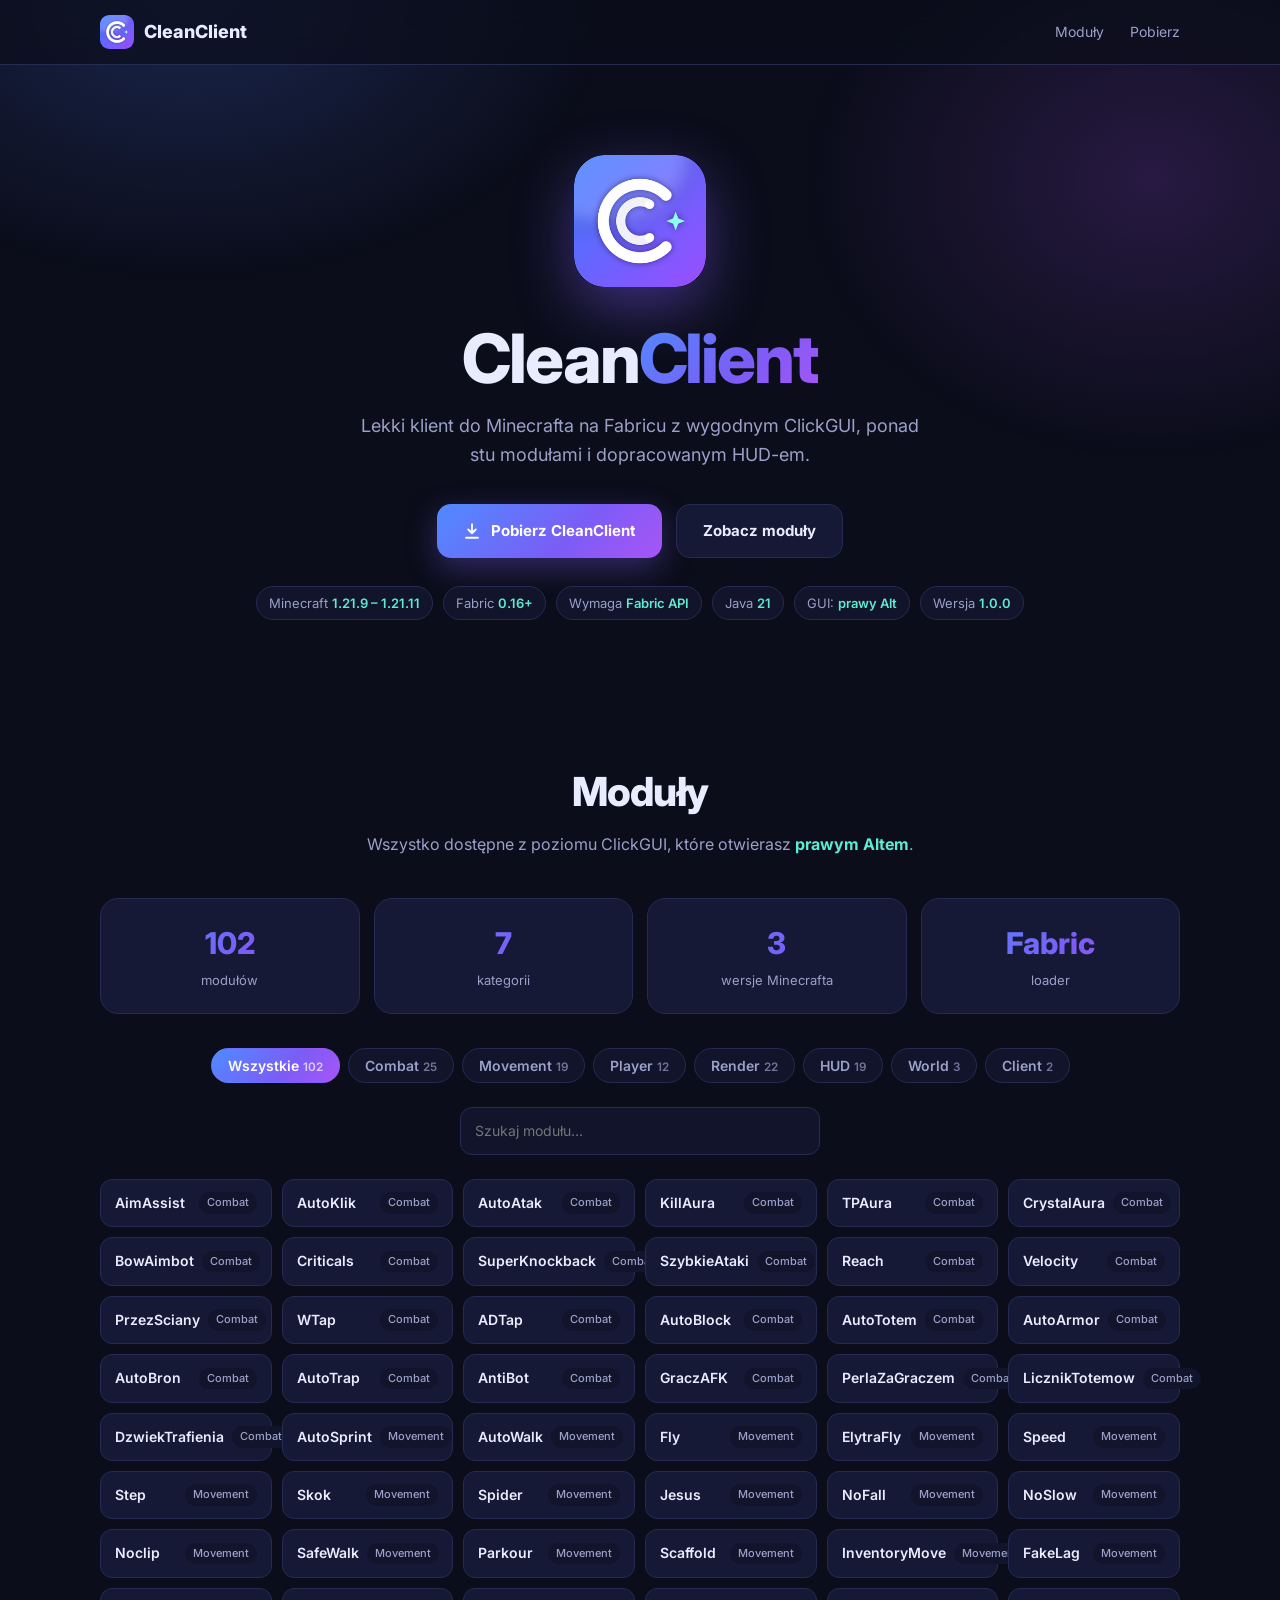
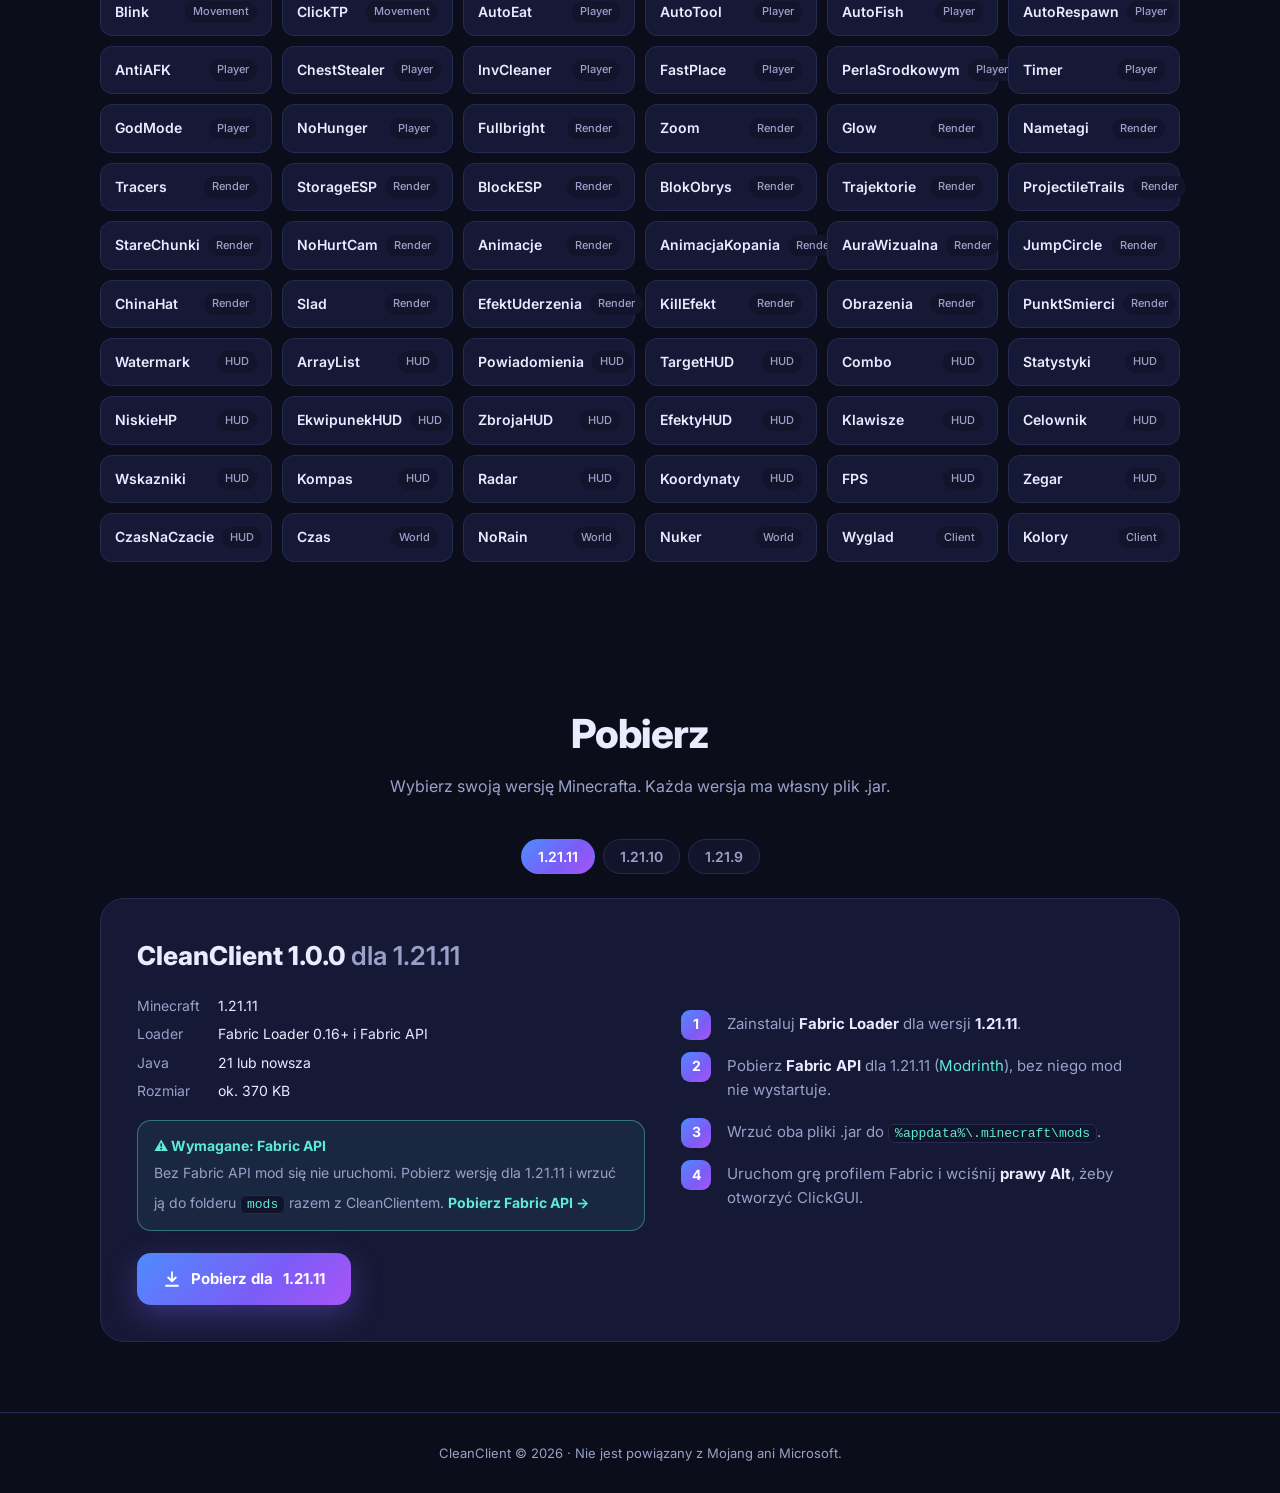
<file: index.html>
<!doctype html>
<html lang="pl">
<head>
<meta charset="utf-8">
<meta name="viewport" content="width=device-width, initial-scale=1">
<title>CleanClient</title>
<meta name="description" content="CleanClient – mod do Minecraft 1.21.9 – 1.21.11 (Fabric). Ponad 100 modułów, ClickGUI i HUD.">
<link rel="icon" href="logo.png">
<link rel="preconnect" href="https://fonts.googleapis.com">
<link href="https://fonts.googleapis.com/css2?family=Inter:wght@400;500;600;700;800&display=swap" rel="stylesheet">
<style>
  /* ===== KONFIGURACJA: zmień tu wersję / plik ===== */
  :root{
    --bg:#0b0d1a; --bg2:#11142a; --card:#151935; --line:#262b52;
    --text:#e9ebff; --muted:#9aa0c8;
    --blue:#4f7dff; --violet:#8b5cf6; --cyan:#5eead4;
    --grad:linear-gradient(135deg,#4f8bff 0%,#7c5cf6 60%,#a855f7 100%);
    --radius:18px;
  }
  *{box-sizing:border-box;margin:0;padding:0}
  html{scroll-behavior:smooth}
  body{font-family:Inter,system-ui,sans-serif;background:var(--bg);color:var(--text);line-height:1.6;overflow-x:hidden}
  a{color:inherit;text-decoration:none}
  .wrap{max-width:1120px;margin:0 auto;padding:0 20px}

  /* tło */
  .glow{position:fixed;inset:0;pointer-events:none;z-index:-1;
    background:radial-gradient(600px 400px at 15% 0%,rgba(79,125,255,.22),transparent 70%),
               radial-gradient(500px 400px at 90% 20%,rgba(168,85,247,.18),transparent 70%)}

  /* nav */
  nav{position:sticky;top:0;z-index:10;backdrop-filter:blur(14px);background:rgba(11,13,26,.7);border-bottom:1px solid var(--line)}
  nav .wrap{display:flex;align-items:center;justify-content:space-between;height:64px}
  .brand{display:flex;align-items:center;gap:10px;font-weight:800;font-size:18px}
  .brand img{width:34px;height:34px;border-radius:9px}
  .links{display:flex;gap:26px;font-size:14px;color:var(--muted)}
  .links a:hover{color:var(--text)}
  @media(max-width:640px){.links{display:none}}

  /* przyciski */
  .btn{display:inline-flex;align-items:center;gap:10px;padding:14px 26px;border-radius:14px;font-weight:700;font-size:15px;border:0;cursor:pointer;transition:transform .15s,box-shadow .15s;font-family:inherit}
  .btn:hover{transform:translateY(-2px)}
  .btn-main{background:var(--grad);color:#fff;box-shadow:0 10px 30px rgba(124,92,246,.35)}
  .btn-main:hover{box-shadow:0 14px 40px rgba(124,92,246,.5)}
  .btn-ghost{background:var(--card);border:1px solid var(--line);color:var(--text)}
  .btn svg{width:18px;height:18px}

  /* hero */
  .hero{padding:90px 0 70px;text-align:center}
  .hero .logo{width:132px;height:132px;border-radius:30px;box-shadow:0 20px 60px rgba(124,92,246,.45);animation:float 5s ease-in-out infinite}
  @keyframes float{50%{transform:translateY(-10px)}}
  .hero h1{font-size:clamp(40px,7vw,68px);font-weight:800;letter-spacing:-.03em;margin-top:28px;line-height:1.05}
  .hero h1 span{background:var(--grad);-webkit-background-clip:text;background-clip:text;color:transparent}
  .hero p{color:var(--muted);font-size:18px;max-width:560px;margin:18px auto 34px}
  .hero .cta{display:flex;gap:14px;justify-content:center;flex-wrap:wrap}
  .badges{display:flex;gap:10px;justify-content:center;flex-wrap:wrap;margin-top:28px}
  .badge{font-size:13px;color:var(--muted);background:var(--bg2);border:1px solid var(--line);padding:6px 12px;border-radius:999px}
  .badge b{color:var(--cyan);font-weight:600}

  /* sekcje */
  section{padding:70px 0}
  .head{text-align:center;margin-bottom:40px}
  .head h2{font-size:clamp(28px,4vw,40px);font-weight:800;letter-spacing:-.02em}
  .head p{color:var(--muted);margin-top:8px}

  /* statystyki */
  .stats{display:grid;grid-template-columns:repeat(4,1fr);gap:14px;margin-bottom:34px}
  .stat{background:var(--card);border:1px solid var(--line);border-radius:var(--radius);padding:20px;text-align:center}
  .stat b{display:block;font-size:30px;font-weight:800;background:var(--grad);-webkit-background-clip:text;background-clip:text;color:transparent}
  .stat span{color:var(--muted);font-size:13px}
  @media(max-width:640px){.stats{grid-template-columns:repeat(2,1fr)}}

  /* moduły */
  .tabs{display:flex;gap:8px;flex-wrap:wrap;justify-content:center;margin-bottom:24px}
  .tab{background:var(--bg2);border:1px solid var(--line);color:var(--muted);padding:8px 16px;border-radius:999px;font-size:14px;cursor:pointer;font-family:inherit;font-weight:600}
  .tab.on{background:var(--grad);color:#fff;border-color:transparent}
  .tab small{opacity:.7;margin-left:4px}
  .search{display:block;margin:0 auto 24px;width:100%;max-width:360px}
  .mods{display:grid;grid-template-columns:repeat(auto-fill,minmax(170px,1fr));gap:10px}
  .mod{background:var(--card);border:1px solid var(--line);border-radius:12px;padding:12px 14px;font-size:14px;font-weight:600;display:flex;align-items:center;justify-content:space-between;gap:8px;transition:border-color .15s}
  .mod:hover{border-color:var(--violet)}
  .mod i{font-style:normal;font-size:11px;color:var(--muted);font-weight:500;background:var(--bg2);padding:2px 8px;border-radius:999px}

  /* pobieranie */
  .dl{background:var(--card);border:1px solid var(--line);border-radius:24px;padding:36px;display:grid;grid-template-columns:1.1fr 1fr;gap:36px;align-items:center}
  @media(max-width:820px){.dl{grid-template-columns:1fr;padding:24px}}
  .dl h3{font-size:26px;font-weight:800}
  .dl .meta{display:grid;grid-template-columns:auto 1fr;gap:6px 18px;margin:18px 0 26px;font-size:14px}
  .dl .meta dt{color:var(--muted)}
  .steps{list-style:none;counter-reset:s}
  .steps li{counter-increment:s;position:relative;padding:0 0 18px 46px;color:var(--muted);font-size:15px}
  .steps li::before{content:counter(s);position:absolute;left:0;top:-2px;width:30px;height:30px;border-radius:9px;background:var(--grad);color:#fff;font-weight:700;display:grid;place-items:center;font-size:14px}
  .steps b{color:var(--text)}
  .req{background:rgba(94,234,212,.07);border:1px solid rgba(94,234,212,.4);border-radius:14px;padding:14px 16px;margin:-8px 0 22px;font-size:14px;color:var(--muted)}
  .req b{display:block;color:var(--cyan);margin-bottom:4px}
  .req a{display:inline-block;margin-top:8px;color:var(--cyan);font-weight:700}
  code{background:var(--bg2);border:1px solid var(--line);padding:1px 6px;border-radius:6px;font-size:13px;color:var(--cyan)}

  /* formularz */
  form{background:var(--card);border:1px solid var(--line);border-radius:24px;padding:32px;max-width:760px;margin:0 auto}
  @media(max-width:640px){form{padding:20px}}
  .row{display:grid;grid-template-columns:1fr 1fr;gap:16px}
  @media(max-width:640px){.row{grid-template-columns:1fr}}
  label{display:block;font-size:13px;font-weight:600;color:var(--muted);margin:0 0 6px}
  .f{margin-bottom:18px}
  input,select,textarea{width:100%;background:var(--bg2);border:1px solid var(--line);color:var(--text);border-radius:12px;padding:12px 14px;font:inherit;font-size:14px;outline:none;transition:border-color .15s}
  input:focus,select:focus,textarea:focus{border-color:var(--violet)}
  textarea{resize:vertical;min-height:110px}
  textarea.log{font-family:Consolas,monospace;font-size:12px;min-height:150px}
  .hint{font-size:12px;color:var(--muted);margin-top:6px}
  .actions{display:flex;gap:12px;flex-wrap:wrap;margin-top:8px}
  .toast{position:fixed;bottom:24px;left:50%;transform:translate(-50%,120px);background:var(--card);border:1px solid var(--cyan);color:var(--text);padding:12px 20px;border-radius:12px;transition:transform .3s;z-index:50;font-size:14px}
  .toast.show{transform:translate(-50%,0)}

  footer{border-top:1px solid var(--line);padding:30px 0;color:var(--muted);font-size:13px;text-align:center}
</style>
</head>
<body>
<div class="glow"></div>

<nav>
  <div class="wrap">
    <a href="#" class="brand"><img src="logo.png" alt="">CleanClient</a>
    <div class="links">
      <a href="#moduly">Moduły</a>
      <a href="#pobierz">Pobierz</a>
    </div>
  </div>
</nav>

<header class="hero wrap">
  <img class="logo" src="logo.png" alt="Logo CleanClient">
  <h1>Clean<span>Client</span></h1>
  <p>Lekki klient do Minecrafta na Fabricu z wygodnym ClickGUI, ponad stu modułami i dopracowanym HUD-em.</p>
  <div class="cta">
    <a class="btn btn-main" href="#pobierz">
      <svg viewBox="0 0 24 24" fill="none" stroke="currentColor" stroke-width="2.5" stroke-linecap="round" stroke-linejoin="round"><path d="M12 3v12m0 0-5-5m5 5 5-5M4 21h16"/></svg>
      Pobierz CleanClient
    </a>
    <a class="btn btn-ghost" href="#moduly">Zobacz moduły</a>
  </div>
  <div class="badges">
    <span class="badge">Minecraft <b>1.21.9 – 1.21.11</b></span>
    <span class="badge">Fabric <b>0.16+</b></span>
    <span class="badge">Wymaga <b>Fabric API</b></span>
    <span class="badge">Java <b>21</b></span>
    <span class="badge">GUI: <b>prawy Alt</b></span>
    <span class="badge">Wersja <b id="verBadge">1.0.0</b></span>
  </div>
</header>

<section id="moduly">
  <div class="wrap">
    <div class="head">
      <h2>Moduły</h2>
      <p>Wszystko dostępne z poziomu ClickGUI, które otwierasz <b style="color:var(--cyan)">prawym Altem</b>.</p>
    </div>
    <div class="stats" id="stats"></div>
    <div class="tabs" id="tabs"></div>
    <input class="search" id="search" type="search" placeholder="Szukaj modułu…">
    <div class="mods" id="mods"></div>
  </div>
</section>

<section id="pobierz">
  <div class="wrap">
    <div class="head">
      <h2>Pobierz</h2>
      <p>Wybierz swoją wersję Minecrafta. Każda wersja ma własny plik .jar.</p>
    </div>
    <div class="tabs" id="mcTabs"></div>
    <div class="dl">
      <div>
        <h3>CleanClient <span id="verTitle">1.0.0</span> <span style="color:var(--muted);font-weight:600">dla <span class="mc">1.21.11</span></span></h3>
        <dl class="meta">
          <dt>Minecraft</dt><dd class="mc">1.21.11</dd>
          <dt>Loader</dt><dd>Fabric Loader 0.16+ i Fabric API</dd>
          <dt>Java</dt><dd>21 lub nowsza</dd>
          <dt>Rozmiar</dt><dd>ok. 370 KB</dd>
        </dl>
        <div class="req">
          <b>⚠ Wymagane: Fabric API</b>
          Bez Fabric API mod się nie uruchomi. Pobierz wersję dla <span class="mc">1.21.11</span> i wrzuć ją do folderu <code>mods</code> razem z CleanClientem.
          <a class="fapi" href="https://modrinth.com/mod/fabric-api/versions?g=1.21.11" target="_blank" rel="noopener">Pobierz Fabric API →</a>
        </div>
        <a class="btn btn-main" id="dlBtn" href="pobierz/cleanclient-1.21.11.jar" download>
          <svg viewBox="0 0 24 24" fill="none" stroke="currentColor" stroke-width="2.5" stroke-linecap="round" stroke-linejoin="round"><path d="M12 3v12m0 0-5-5m5 5 5-5M4 21h16"/></svg>
          Pobierz dla <span class="mc">1.21.11</span>
        </a>
      </div>
      <ol class="steps">
        <li>Zainstaluj <b>Fabric Loader</b> dla wersji <b class="mc">1.21.11</b>.</li>
        <li>Pobierz <b>Fabric API</b> dla <span class="mc">1.21.11</span> (<a class="fapi" href="https://modrinth.com/mod/fabric-api/versions?g=1.21.11" target="_blank" rel="noopener" style="color:var(--cyan)">Modrinth</a>), bez niego mod nie wystartuje.</li>
        <li>Wrzuć oba pliki .jar do <code>%appdata%\.minecraft\mods</code>.</li>
        <li>Uruchom grę profilem Fabric i wciśnij <b>prawy Alt</b>, żeby otworzyć ClickGUI.</li>
      </ol>
    </div>
  </div>
</section>

<footer>
  <div class="wrap">CleanClient © 2026 · Nie jest powiązany z Mojang ani Microsoft.</div>
</footer>

<script>
/* ===== KONFIGURACJA ===== */
const CONFIG = {
  wersja: "1.0.0",
  // Obsługiwane wersje Minecrafta, od najnowszej. Plik: pobierz/cleanclient-<wersja>.jar
  mc: ["1.21.11", "1.21.10", "1.21.9"]
};

const MODULES = {
  Combat:["AimAssist","AutoKlik","AutoAtak","KillAura","TPAura","CrystalAura","BowAimbot","Criticals","SuperKnockback","SzybkieAtaki","Reach","Velocity","PrzezSciany","WTap","ADTap","AutoBlock","AutoTotem","AutoArmor","AutoBron","AutoTrap","AntiBot","GraczAFK","PerlaZaGraczem","LicznikTotemow","DzwiekTrafienia"],
  Movement:["AutoSprint","AutoWalk","Fly","ElytraFly","Speed","Step","Skok","Spider","Jesus","NoFall","NoSlow","Noclip","SafeWalk","Parkour","Scaffold","InventoryMove","FakeLag","Blink","ClickTP"],
  Player:["AutoEat","AutoTool","AutoFish","AutoRespawn","AntiAFK","ChestStealer","InvCleaner","FastPlace","PerlaSrodkowym","Timer","GodMode","NoHunger"],
  Render:["Fullbright","Zoom","Glow","Nametagi","Tracers","StorageESP","BlockESP","BlokObrys","Trajektorie","ProjectileTrails","StareChunki","NoHurtCam","Animacje","AnimacjaKopania","AuraWizualna","JumpCircle","ChinaHat","Slad","EfektUderzenia","KillEfekt","Obrazenia","PunktSmierci"],
  HUD:["Watermark","ArrayList","Powiadomienia","TargetHUD","Combo","Statystyki","NiskieHP","EkwipunekHUD","ZbrojaHUD","EfektyHUD","Klawisze","Celownik","Wskazniki","Kompas","Radar","Koordynaty","FPS","Zegar","CzasNaCzacie"],
  World:["Czas","NoRain","Nuker"],
  Client:["Wyglad","Kolory"]
};

const $ = id => document.getElementById(id);
const all = Object.entries(MODULES).flatMap(([c,l]) => l.map(n => ({n,c})));

// wersja
["verBadge","verTitle"].forEach(id => $(id).textContent = CONFIG.wersja);

// wybór wersji Minecrafta
let mc = CONFIG.mc[0];
try { if (CONFIG.mc.includes(localStorage.getItem("cc_mc"))) mc = localStorage.getItem("cc_mc"); } catch {}
function renderMc(){
  $("mcTabs").innerHTML = CONFIG.mc.map(v =>
    `<button class="tab${v===mc?" on":""}" data-v="${v}">${v}</button>`).join("");
  document.querySelectorAll(".mc").forEach(el => el.textContent = mc);
  document.querySelectorAll(".fapi").forEach(a => a.href = "https://modrinth.com/mod/fabric-api/versions?g=" + mc);
  $("dlBtn").href = `pobierz/cleanclient-${mc}.jar`;
}
$("mcTabs").onclick = e => {
  const b = e.target.closest(".tab"); if(!b) return;
  mc = b.dataset.v;
  try { localStorage.setItem("cc_mc", mc); } catch {}
  renderMc();
};
renderMc();

// statystyki
$("stats").innerHTML = [
  [all.length,"modułów"],[Object.keys(MODULES).length,"kategorii"],[CONFIG.mc.length,"wersje Minecrafta"],["Fabric","loader"]
].map(([b,s]) => `<div class="stat"><b>${b}</b><span>${s}</span></div>`).join("");

// zakładki + lista
let cat = "Wszystkie";
const cats = [["Wszystkie",all.length], ...Object.entries(MODULES).map(([c,l]) => [c,l.length])];
function renderTabs(){
  $("tabs").innerHTML = cats.map(([c,n]) =>
    `<button class="tab${c===cat?" on":""}" data-c="${c}">${c}<small>${n}</small></button>`).join("");
}
function renderMods(){
  const q = $("search").value.trim().toLowerCase();
  const list = all.filter(m => (cat==="Wszystkie"||m.c===cat) && m.n.toLowerCase().includes(q));
  $("mods").innerHTML = list.length
    ? list.map(m => `<div class="mod">${m.n}<i>${m.c}</i></div>`).join("")
    : `<p style="color:var(--muted);grid-column:1/-1;text-align:center">Brak wyników.</p>`;
}
$("tabs").onclick = e => { const b = e.target.closest(".tab"); if(!b) return; cat = b.dataset.c; renderTabs(); renderMods(); };
$("search").oninput = renderMods;
renderTabs(); renderMods();
</script>
</body>
</html>
</file>
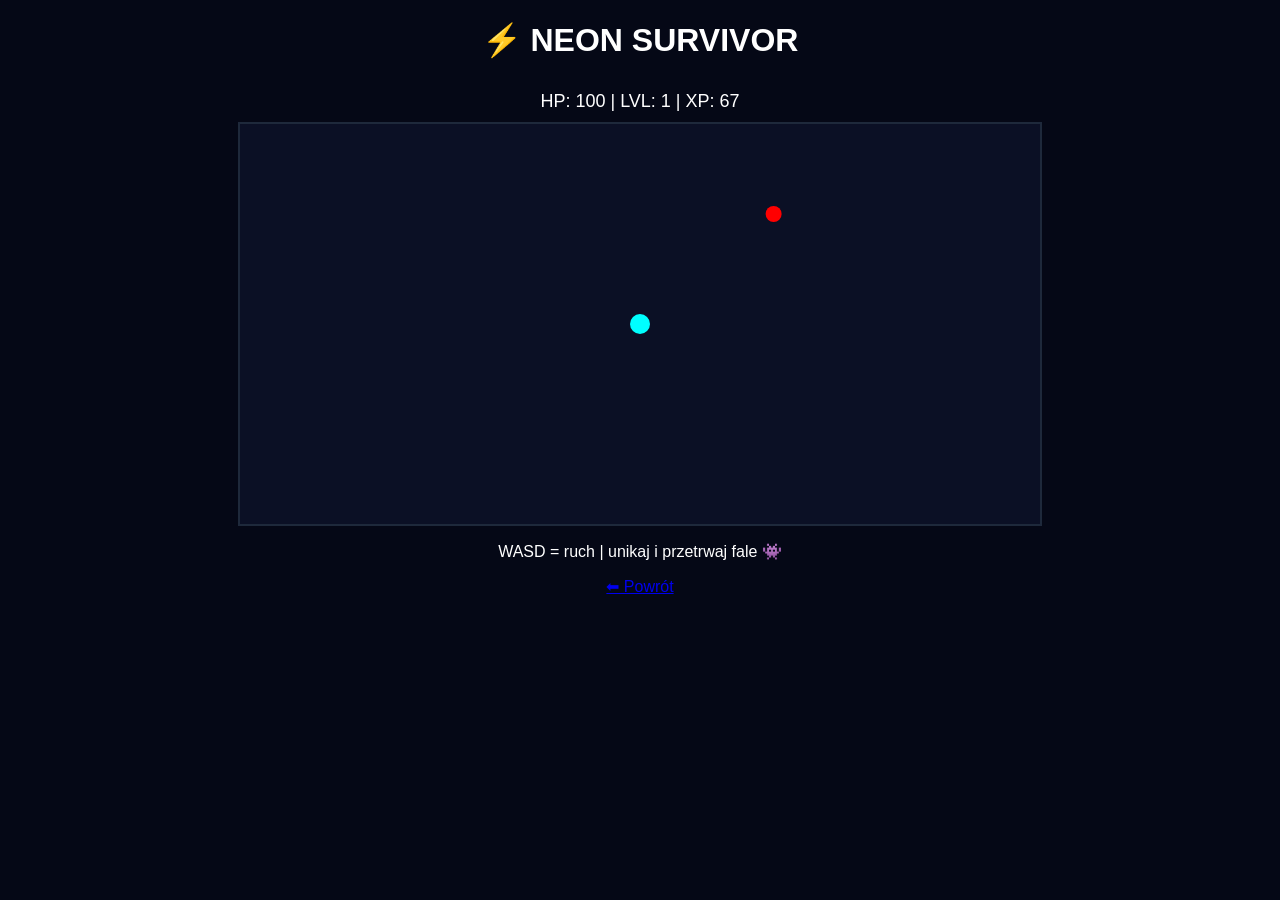
<file: arena.html>
<!DOCTYPE html>
<html lang="pl">
<head>
<meta charset="UTF-8">
<title>NEON SURVIVOR</title>

<style>
body{
margin:0;
background:#050816;
color:white;
font-family:Arial;
text-align:center;
}

canvas{
background:#0b1025;
display:block;
margin:auto;
border:2px solid #1e293b;
}

#ui{
padding:10px;
font-size:18px;
}
</style>
</head>
<body>

<h1>⚡ NEON SURVIVOR</h1>

<div id="ui">
HP: <span id="hp">100</span> |
LVL: <span id="lvl">1</span> |
XP: <span id="xp">0</span>
</div>

<canvas id="c" width="800" height="400"></canvas>

<p>WASD = ruch | unikaj i przetrwaj fale 👾</p>

<script>
const c=document.getElementById("c");
const ctx=c.getContext("2d");

// PLAYER
let p={
x:400,y:200,
hp:100,
lvl:1,
xp:0,
cd:0
};

// ENEMIES
let enemies=[];

let keys={};

// INPUT
document.addEventListener("keydown",e=>{
keys[e.key.toLowerCase()]=true;
});

document.addEventListener("keyup",e=>{
keys[e.key.toLowerCase()]=false;
});

// MOVE
function move(){
if(keys["w"]) p.y-=3;
if(keys["s"]) p.y+=3;
if(keys["a"]) p.x-=3;
if(keys["d"]) p.x+=3;

p.x=Math.max(10,Math.min(790,p.x));
p.y=Math.max(10,Math.min(390,p.y));
}

// SPAWN ENEMY
function spawn(){
enemies.push({
x:Math.random()*800,
y:Math.random()*400,
hp:20 + p.lvl*5,
speed:1 + p.lvl*0.1
});
}

// PLAYER AUTO ATTACK
function attack(){

if(p.cd>0) return;
p.cd=20;

for(let e of enemies){
let d=Math.hypot(e.x-p.x,e.y-p.y);
if(d<120){
e.hp-=10;
}
}
}

// ENEMY AI
function enemyAI(e){
let dx=p.x-e.x;
let dy=p.y-e.y;
let d=Math.hypot(dx,dy)||1;

e.x+=dx/d*e.speed;
e.y+=dy/d*e.speed;

// damage player
if(d<18){
p.hp-=0.5;
}
}

// XP SYSTEM
function gainXP(){
p.xp++;

if(p.xp>100){
p.xp=0;
p.lvl++;
p.hp=100;
}
}

// LOOP
let tick=0;

function loop(){

ctx.clearRect(0,0,800,400);

move();

// attack cooldown
if(p.cd>0) p.cd--;
attack();

// spawn waves
tick++;
if(tick%60===0){
spawn();
}

// update enemies
for(let i=enemies.length-1;i>=0;i--){
enemyAI(enemies[i]);

if(enemies[i].hp<=0){
enemies.splice(i,1);
p.xp+=10;
}
}

// XP + regen
gainXP();

// draw player
ctx.fillStyle="cyan";
ctx.beginPath();
ctx.arc(p.x,p.y,10,0,Math.PI*2);
ctx.fill();

// draw enemies
ctx.fillStyle="red";
for(let e of enemies){
ctx.beginPath();
ctx.arc(e.x,e.y,8,0,Math.PI*2);
ctx.fill();
}

// UI
document.getElementById("hp").innerText=Math.floor(p.hp);
document.getElementById("lvl").innerText=p.lvl;
document.getElementById("xp").innerText=p.xp;

// lose
if(p.hp<=0){
alert("Przegrałeś!");
location.reload();
}

requestAnimationFrame(loop);
}

loop();
</script>
<a href="przegladarkowe.html">⬅ Powrót</a>
</body>
</html>
</file>
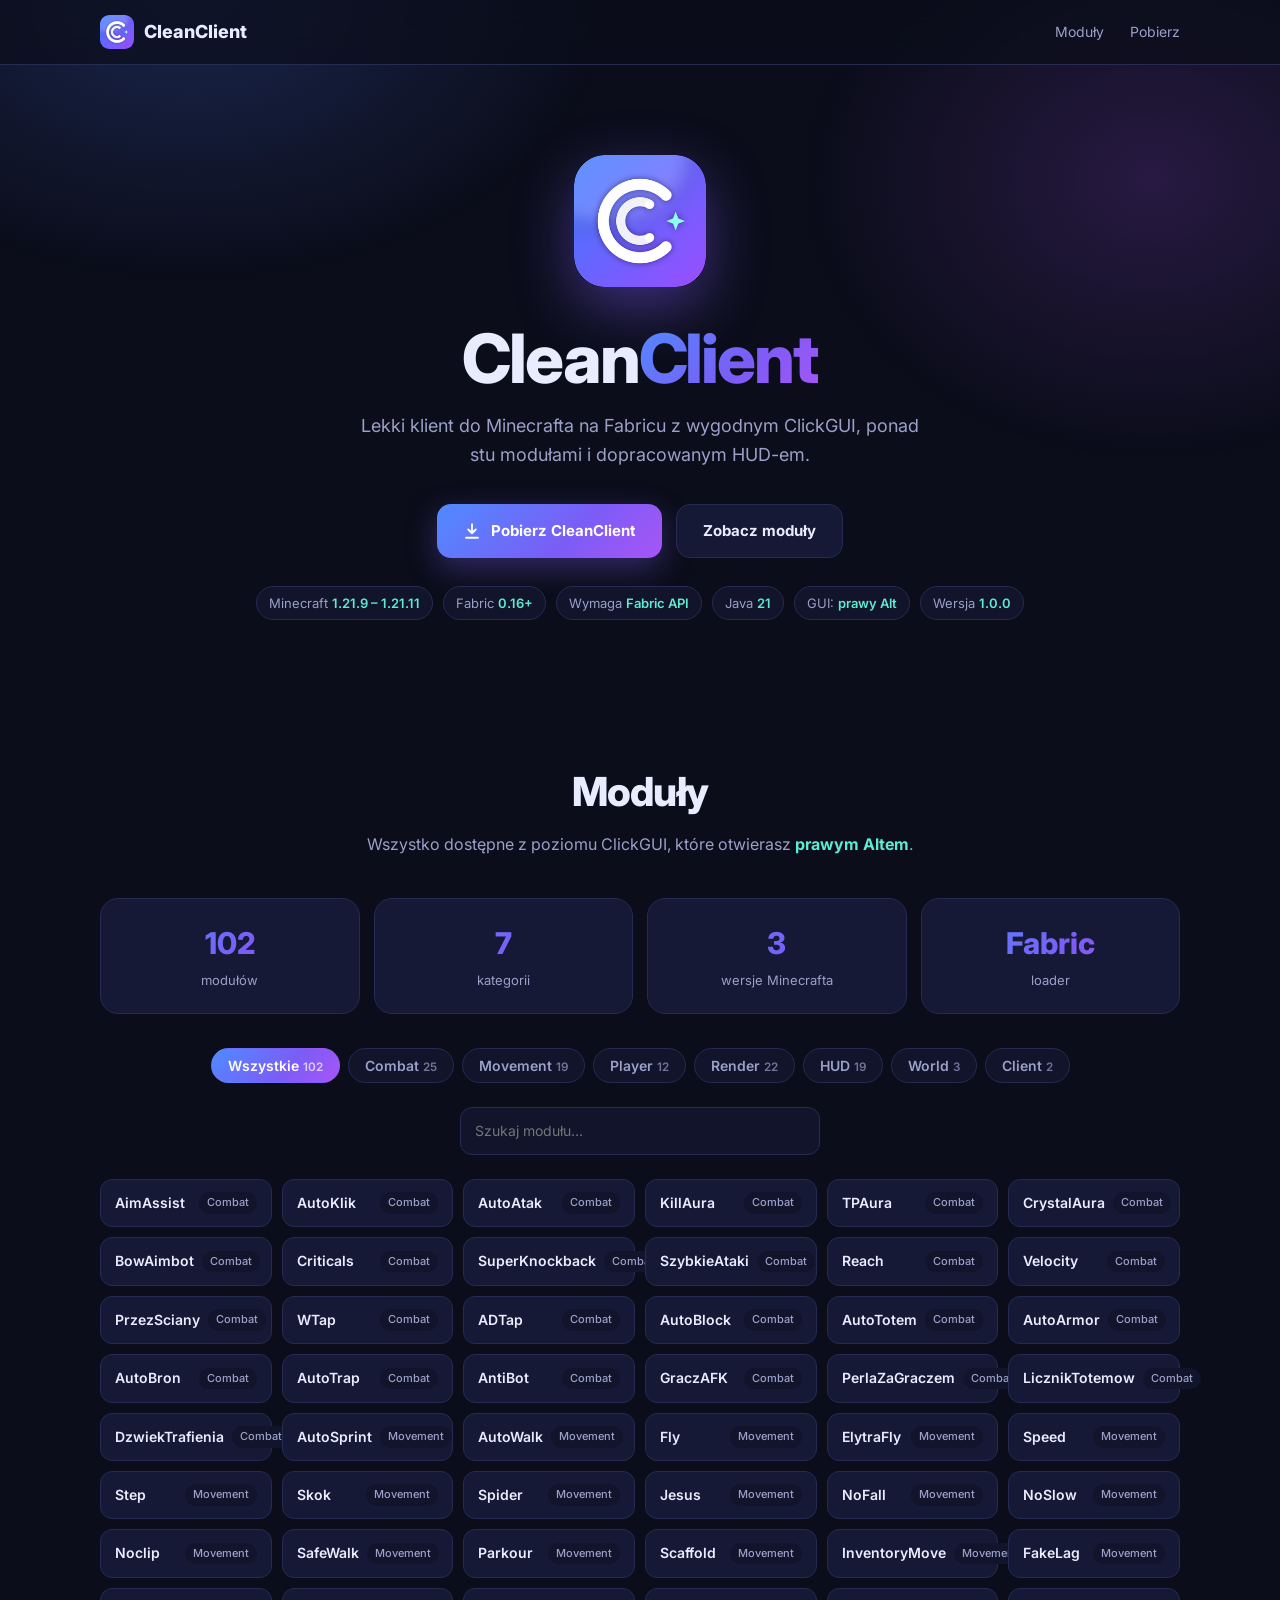
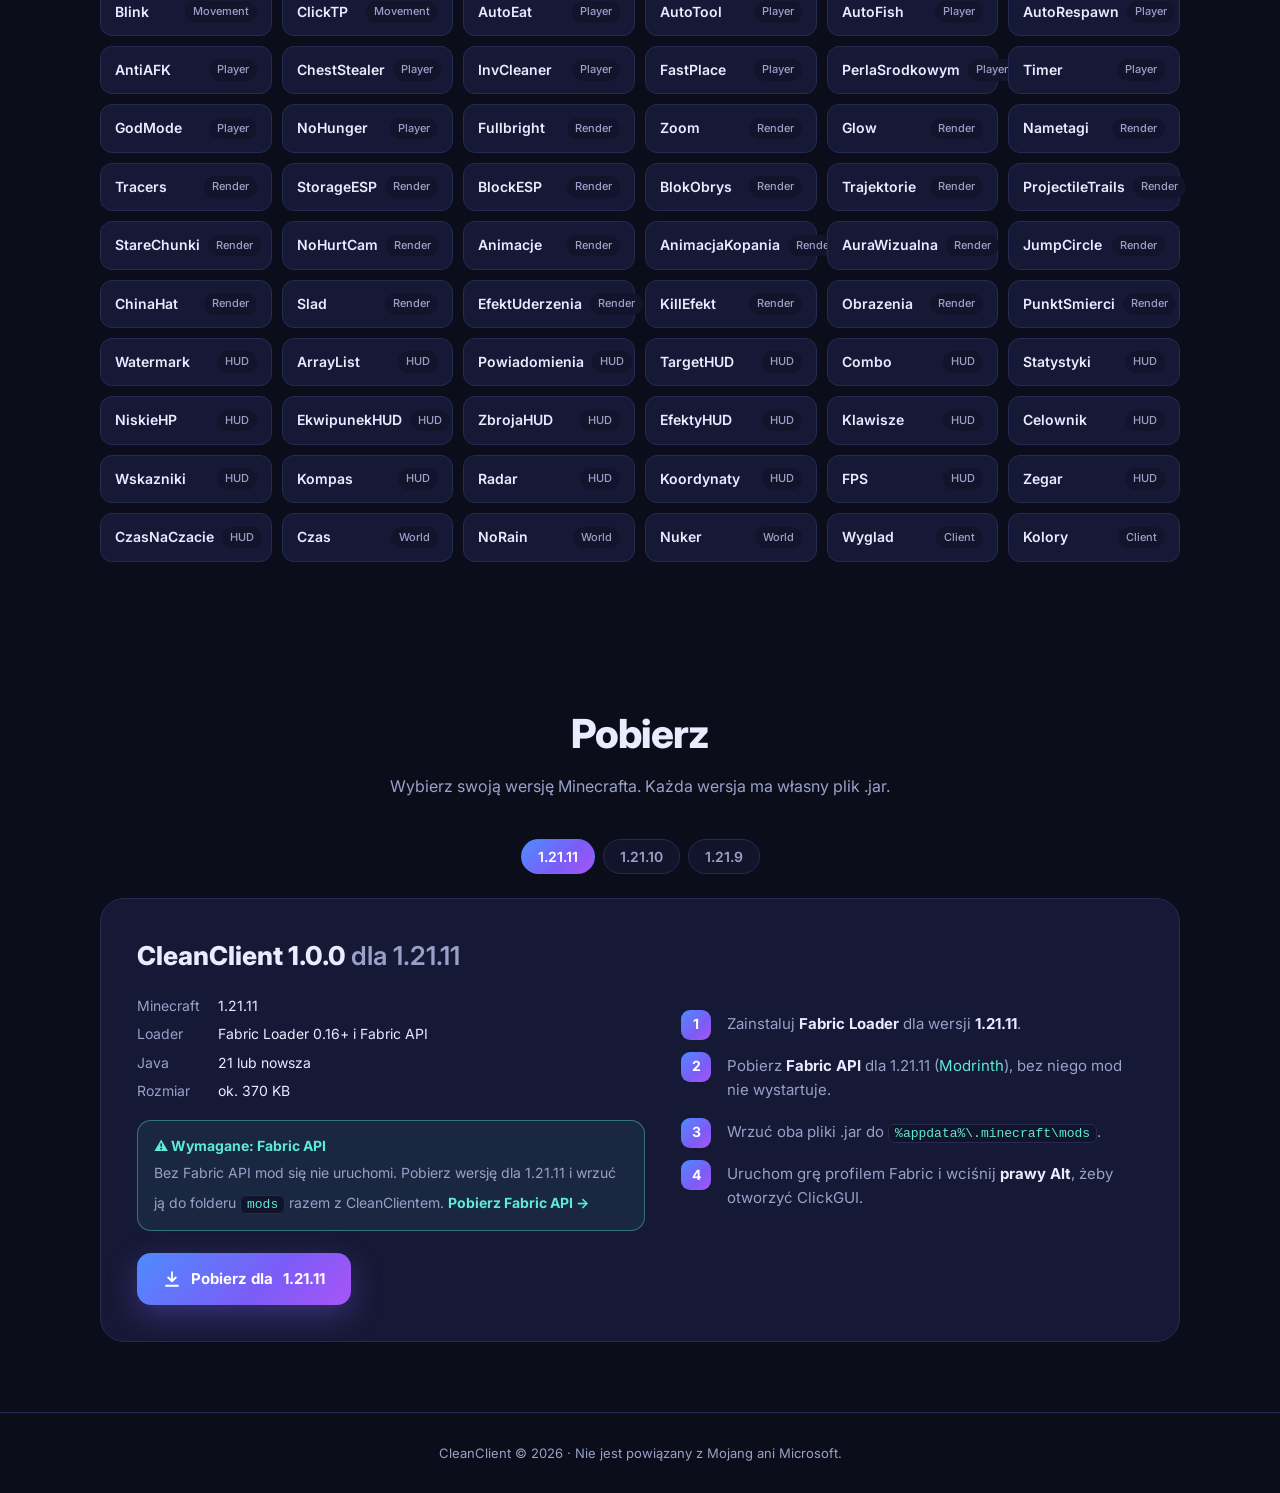
<file: czytaj.html>
<!DOCTYPE html>
<html lang="pl">
<head>
  <meta charset="UTF-8">
  <meta name="viewport" content="width=device-width, initial-scale=1, maximum-scale=1, user-scalable=no">
  <title>Czytnik</title>
  <link rel="stylesheet" href="style.css">
</head>
<body>
  <div class="gora">
    <a class="przycisk lewo" href="index.html">&#8592; Menu</a>
    <div class="tytul-ksiazki" id="tytul"></div>
    <div class="prawo">
      <button id="spis">Spis</button>
      <button id="mniejsza">A-</button>
      <button id="wieksza">A+</button>
    </div>
  </div>

  <div class="kartka" id="kartka">
    <div id="strona"></div>
  </div>

  <div class="dol">
    <button id="wstecz">&#9664; Wstecz</button>
    <span class="numer" id="numer"></span>
    <button id="dalej">Dalej &#9654;</button>
  </div>

  <script src="teksty.js" charset="UTF-8"></script>
  <script src="czytnik.js" charset="UTF-8"></script>
</body>
</html>
</file>
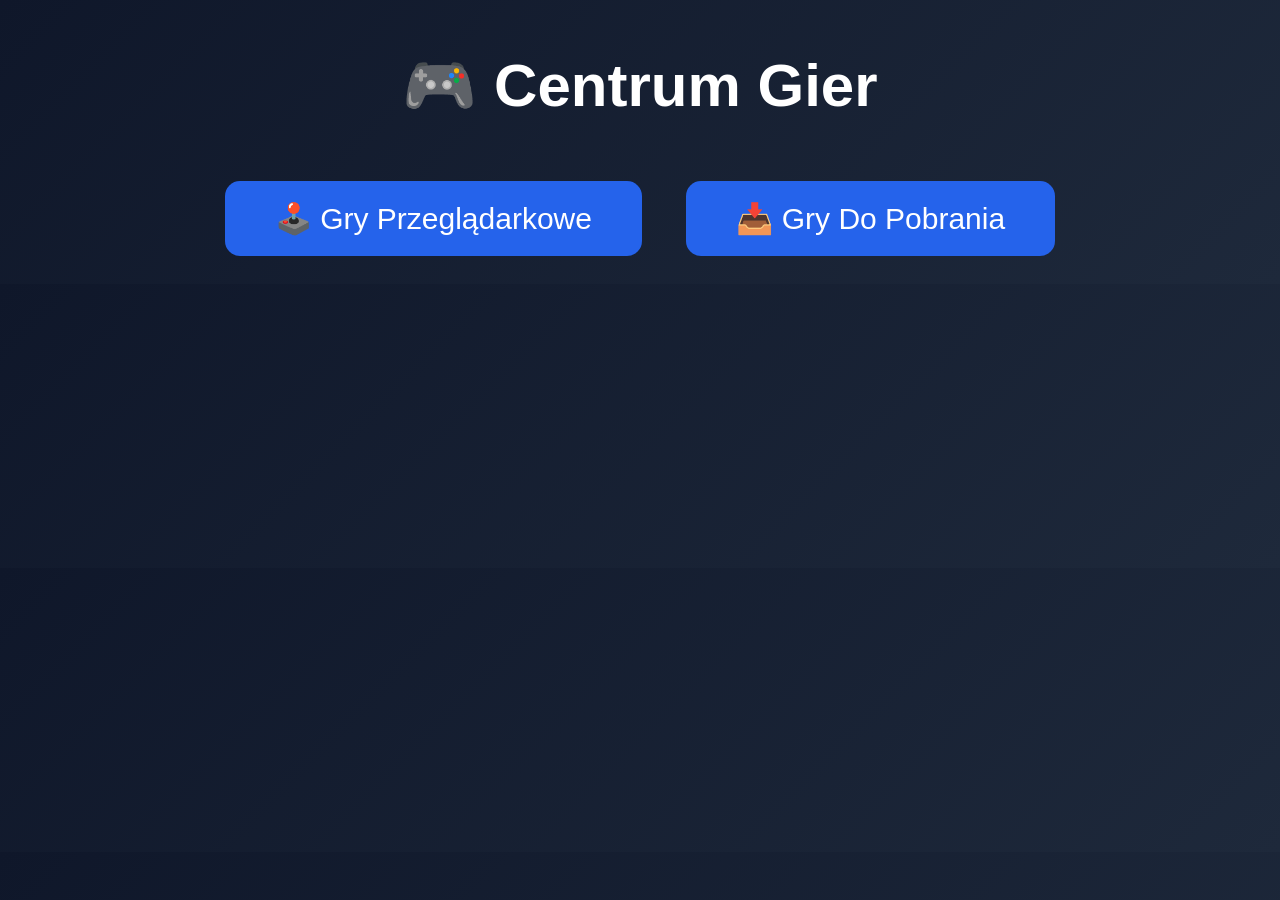
<file: index5.html>
<!DOCTYPE html>
<html lang="pl">
<head>
<meta charset="UTF-8">
<title>Centrum Gier</title>

<style>
body{
    background:linear-gradient(135deg,#0f172a,#1e293b);
    font-family:Arial;
    text-align:center;
    color:white;
}

h1{
    margin-top:50px;
    font-size:60px;
}

.btn{
    display:inline-block;
    margin:20px;
    padding:20px 50px;
    background:#2563eb;
    color:white;
    text-decoration:none;
    border-radius:15px;
    font-size:30px;
    transition:0.3s;
}

.btn:hover{
    transform:scale(1.1);
}
</style>
</head>
<body>

<h1>🎮 Centrum Gier</h1>

<a class="btn" href="przegladarkowe.html">
🕹️ Gry Przeglądarkowe
</a>

<a class="btn" href="pobieranie.html">
📥 Gry Do Pobrania
</a>

</body>
</html>
</file>
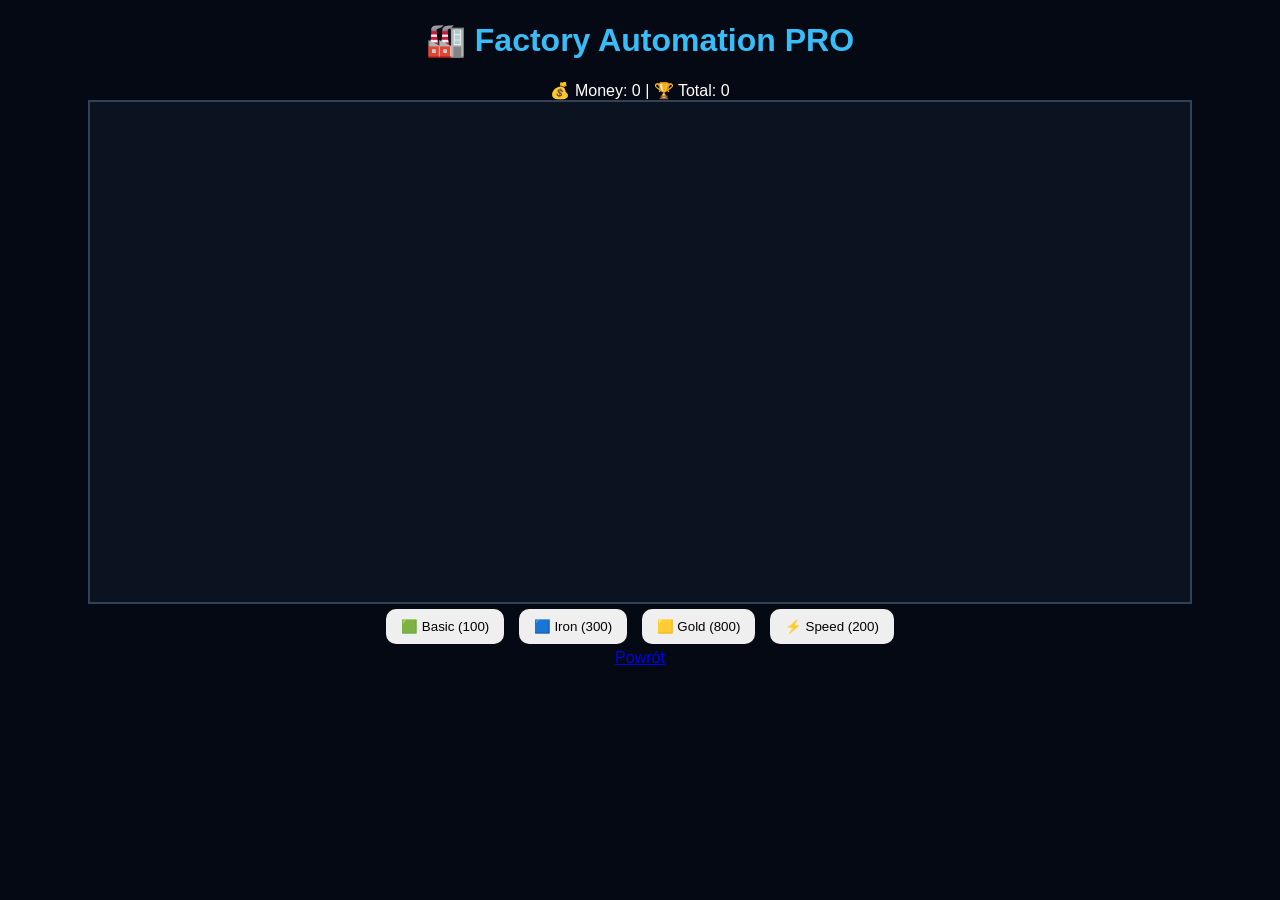
<file: indexdofabryki.html>
<!DOCTYPE html>
<html lang="pl">
<head>
<meta charset="UTF-8">
<title>🏭 Factory Automation PRO</title>
<link rel="stylesheet" href="style2.css">
</head>
<body>

<h1>🏭 Factory Automation PRO</h1>

<div id="ui">
💰 Money: <span id="money">0</span> |
🏆 Total: <span id="total">0</span>
</div>

<canvas id="game" width="1100" height="500"></canvas>

<div id="shop">

<button onclick="buyMachine('basic')">🟩 Basic (100)</button>
<button onclick="buyMachine('iron')">🟦 Iron (300)</button>
<button onclick="buyMachine('gold')">🟨 Gold (800)</button>

<button onclick="upgradeSpeed()">⚡ Speed (200)</button>

</div>

<script src="game.js"></script>

<a href="przegladarkowe.html">Powrót</a>
</body>
</html>
</file>
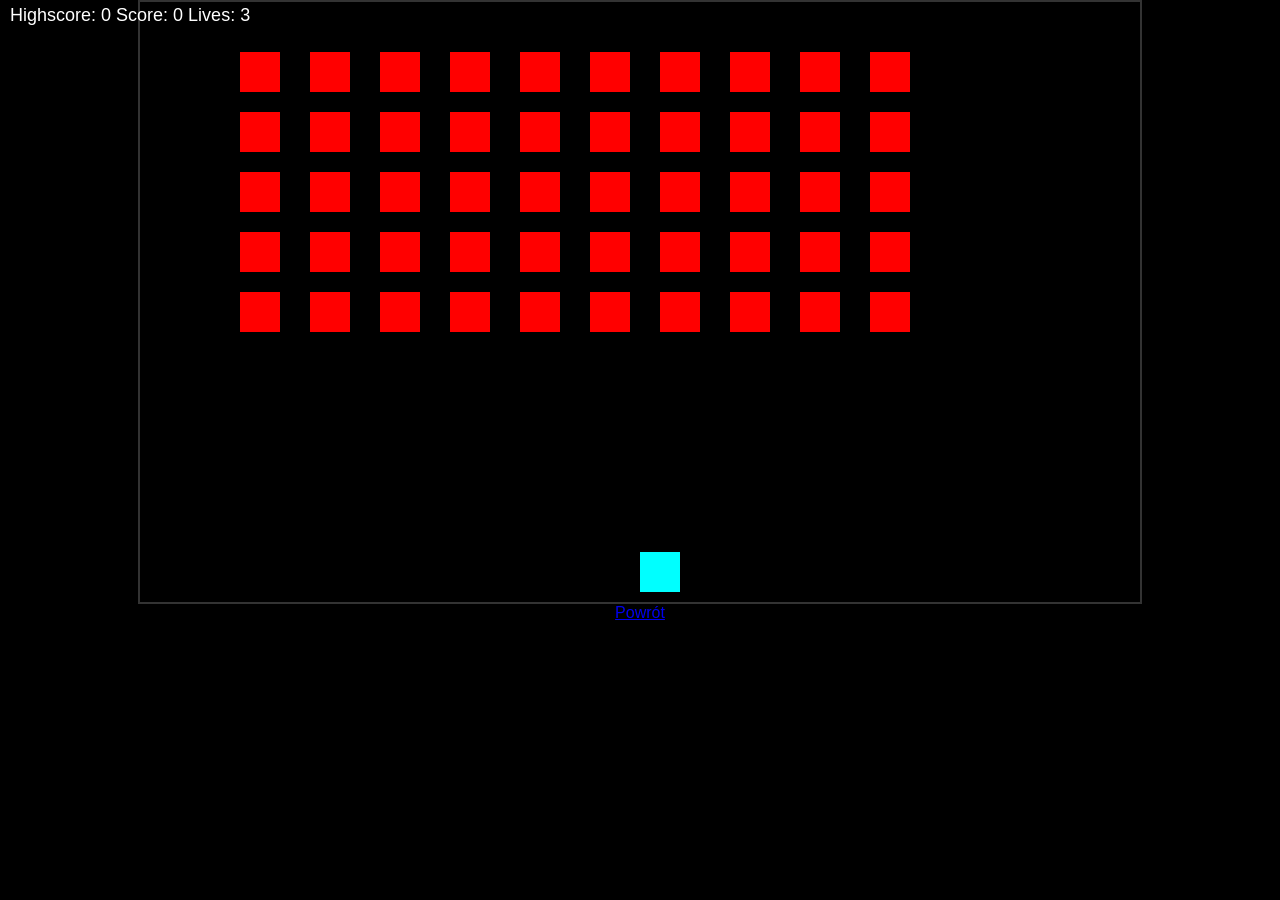
<file: indexdokosmicznego.html>
<!DOCTYPE html>
<html lang="pl">
<head>
<meta charset="UTF-8">
<title>Space Shooter PRO</title>
<link rel="stylesheet" href="style3.css">
</head>
<body>

<div id="ui">
Highscore: <span id="hs">0</span>
Score: <span id="score">0</span>
Lives: <span id="lives">3</span>
</div>

<canvas id="game" width="1000" height="600"></canvas>

<script src="game2.js"></script>
<a href="przegladarkowe.html">Powrót</a>
</body>
</html>
</file>
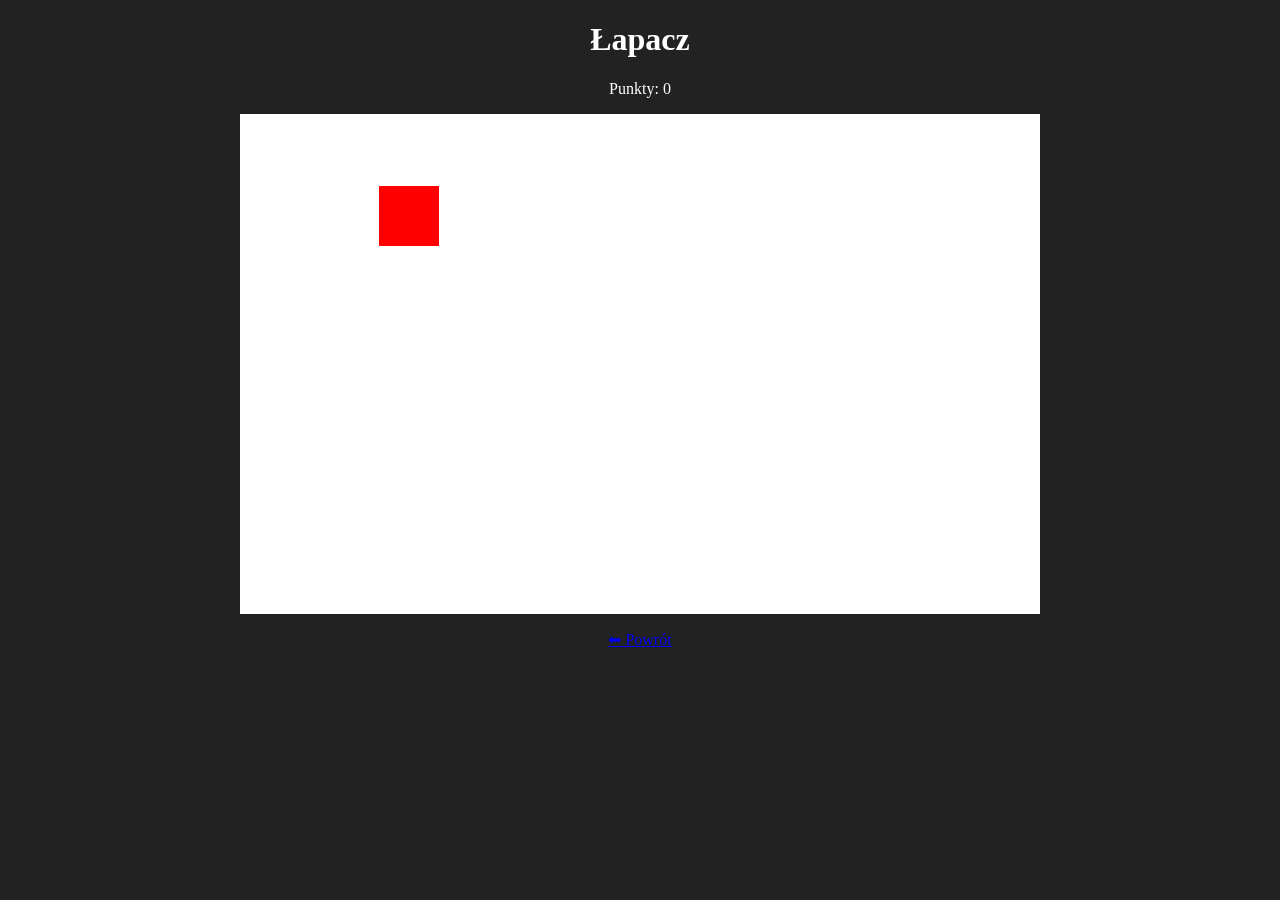
<file: lapacz.html>
<!DOCTYPE html>
<html lang="pl">
<head>
<meta charset="UTF-8">
<title>Łapacz</title>

<style>
body{
    background:#222;
    color:white;
    text-align:center;
}

#pole{
    width:800px;
    height:500px;
    background:white;
    margin:auto;
    position:relative;
}

#kwadrat{
    width:60px;
    height:60px;
    background:red;
    position:absolute;
    cursor:pointer;
}
</style>
</head>
<body>

<h1>Łapacz</h1>

<p>Punkty: <span id="pkt">0</span></p>

<div id="pole">
    <div id="kwadrat"></div>
</div>

<p><a href="przegladarkowe.html">⬅ Powrót</a></p>

<script>
let pkt = 0;
let k = document.getElementById("kwadrat");

function move(){
    k.style.left = Math.random()*740 + "px";
    k.style.top = Math.random()*440 + "px";
}

k.onclick = () =>{
    pkt++;
    document.getElementById("pkt").innerText = pkt;
    move();
}

move();
</script>

</body>
</html>
</file>
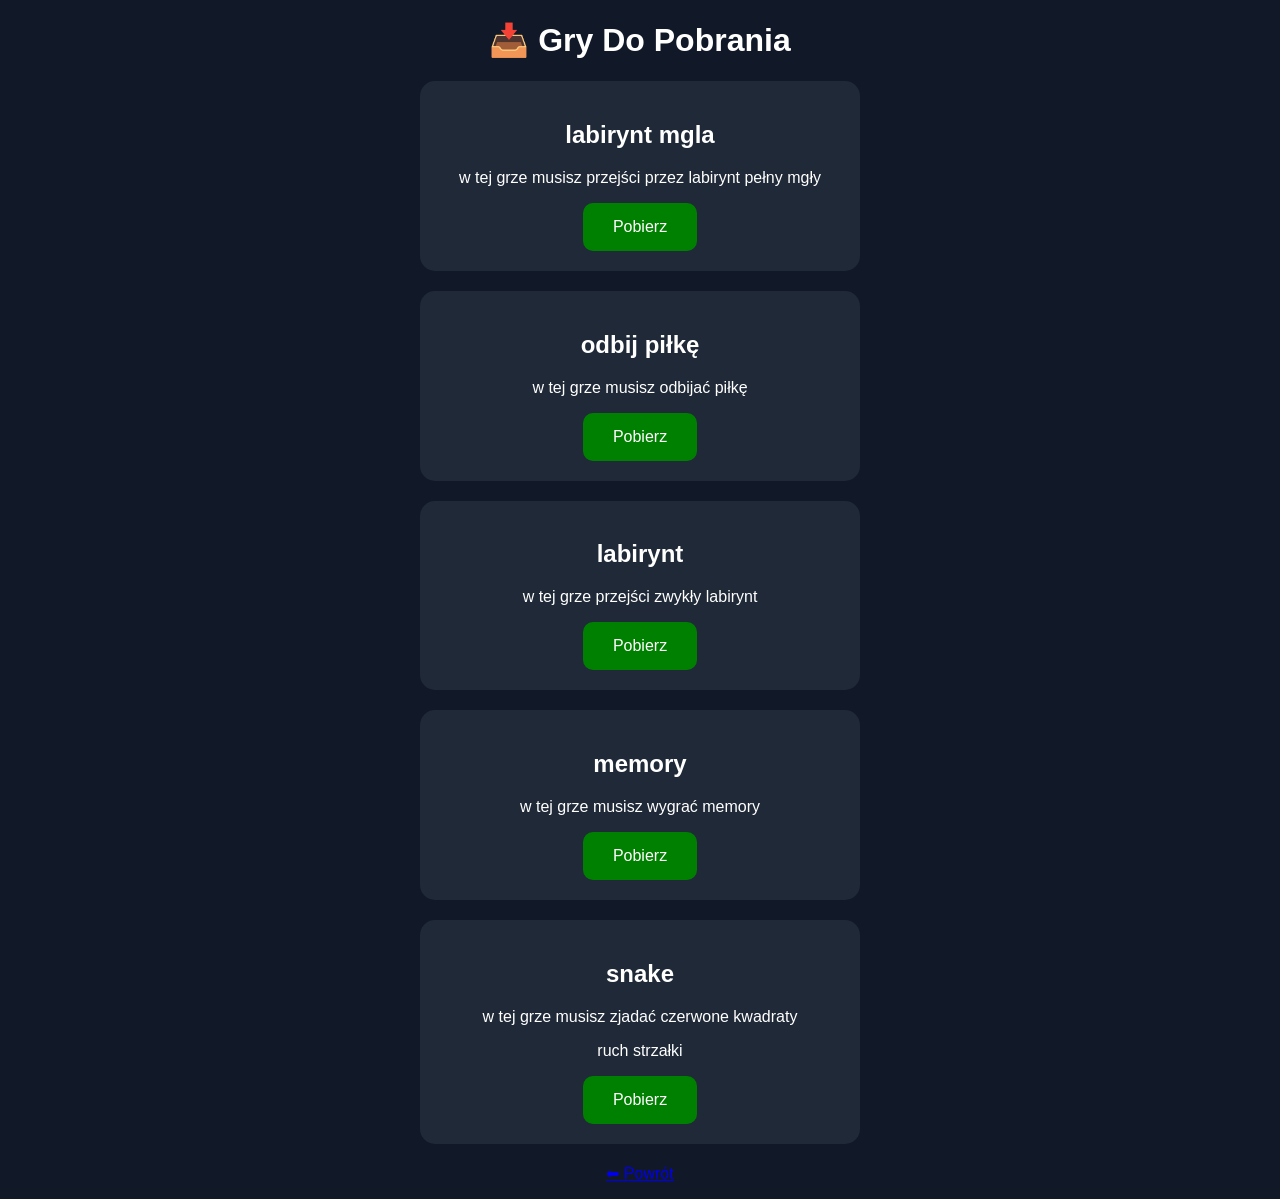
<file: pobieranie.html>
<!DOCTYPE html>
<html lang="pl">
<head>
<meta charset="UTF-8">
<title>Gry Do Pobrania</title>

<style>
body{
    background:#111827;
    color:white;
    font-family:Arial;
    text-align:center;
}

.gra{
    width:400px;
    margin:20px auto;
    background:#1f2937;
    padding:20px;
    border-radius:15px;
}

.btn{
    display:inline-block;
    padding:15px 30px;
    background:green;
    color:white;
    text-decoration:none;
    border-radius:10px;
}
</style>
</head>
<body>

<h1>📥 Gry Do Pobrania</h1>

<div class="gra">
    <h2>labirynt mgla</h2>
    <p>w tej grze musisz przejści przez labirynt pełny mgły</p>
    <a class="btn" href="labirynt mgla.exe">
        Pobierz
    </a>
</div>

<div class="gra">
    <h2>odbij piłkę</h2>
    <p>w tej grze musisz odbijać piłkę</p>
    <a class="btn" href="odbijPilke.exe">
        Pobierz
    </a>
</div>

<div class="gra">
    <h2>labirynt</h2>
    <p>w tej grze przejści zwykły labirynt</p>
    <a class="btn" href="labirynt.exe">
        Pobierz
    </a>
</div>

<div class="gra">
    <h2>memory</h2>
    <p>w tej grze musisz wygrać memory</p>
    <a class="btn" href="memory game.exe">
        Pobierz
    </a>
</div>

<div class="gra">
    <h2>snake</h2>
    <p>w tej grze musisz zjadać czerwone kwadraty</p>
    <p>ruch strzałki</p>
    <a class="btn" href="memory game.exe">
        Pobierz
    </a>
</div>

<p>
<a href="index5.html">⬅ Powrót</a>
</p>

</body>
</html>
</file>
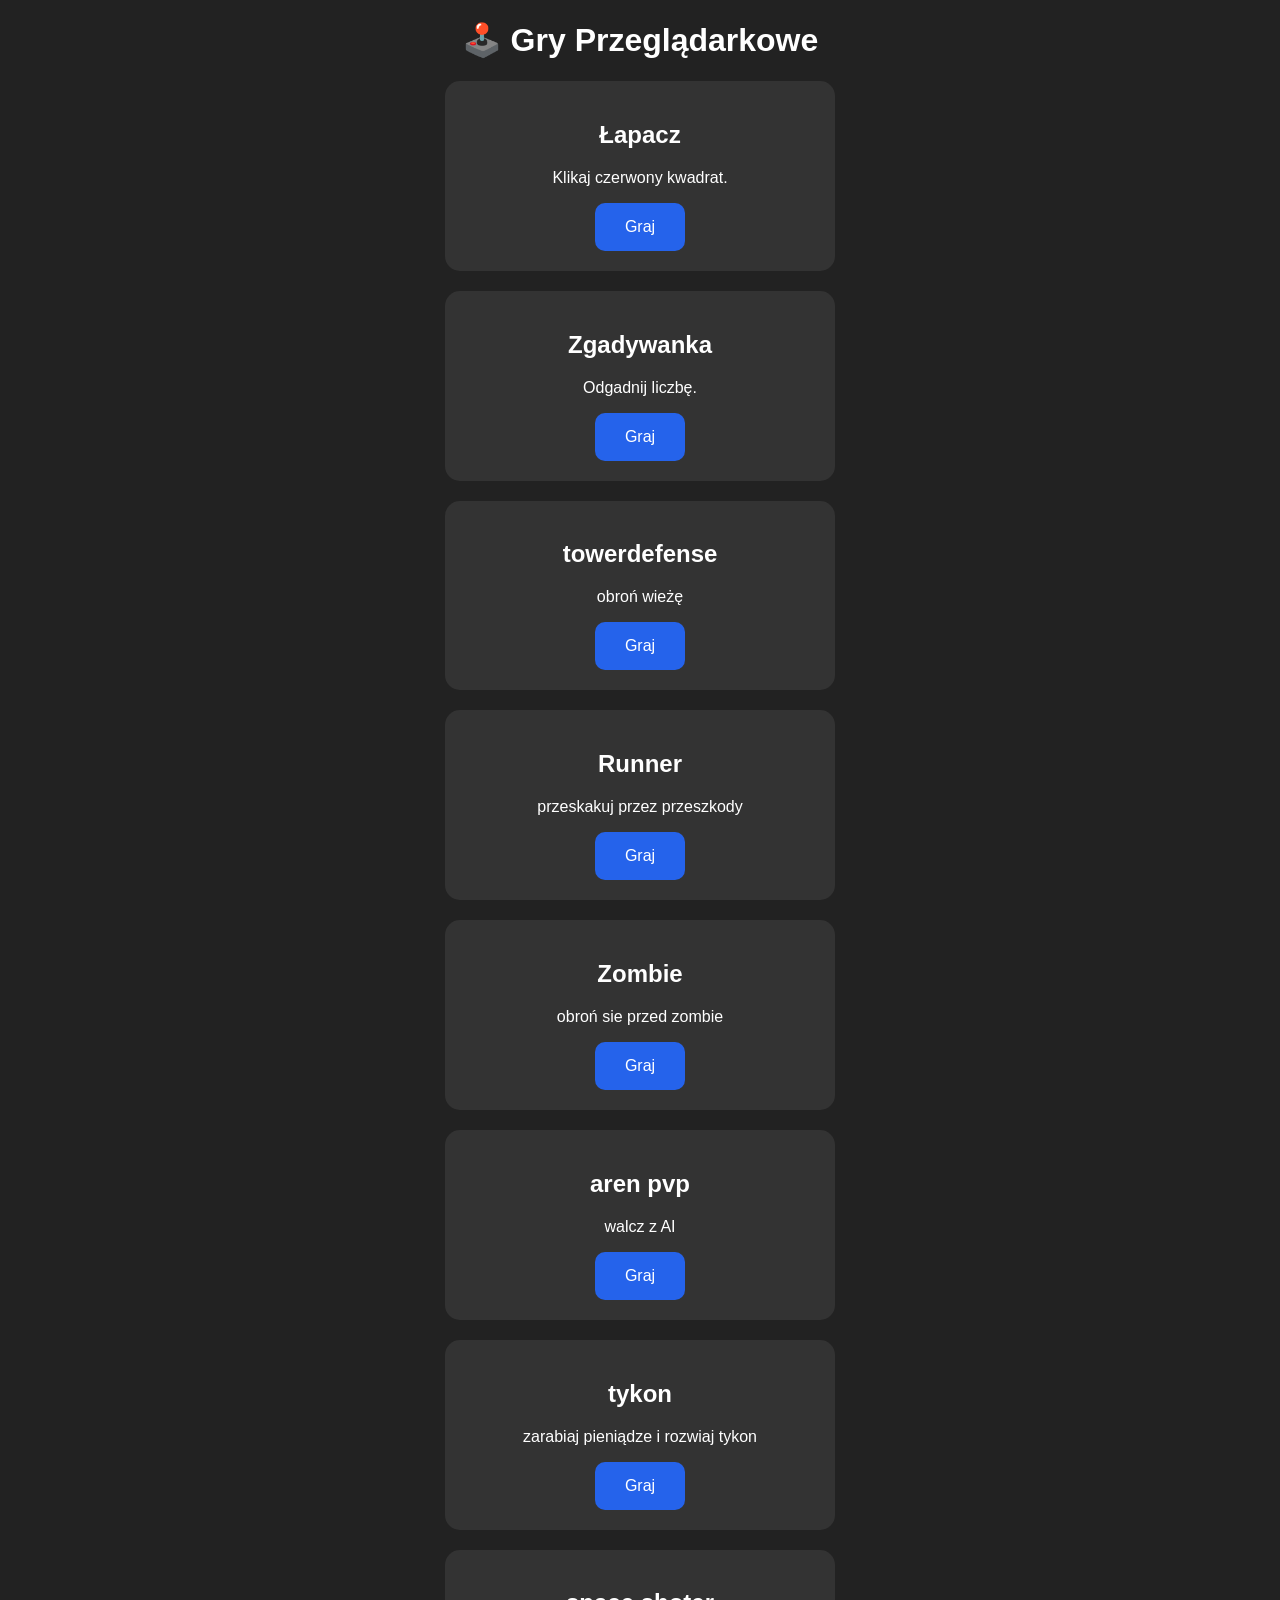
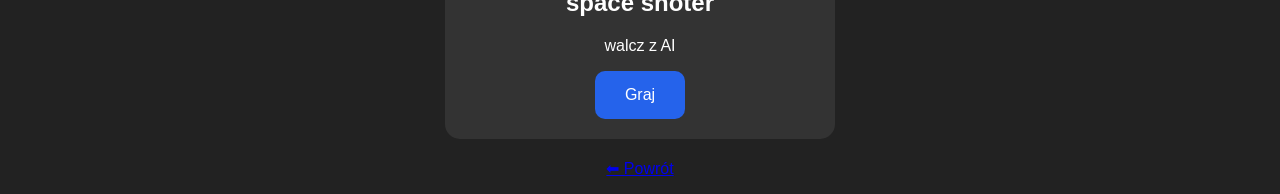
<file: przegladarkowe.html>
<!DOCTYPE html>
<html lang="pl">
<head>
<meta charset="UTF-8">
<title>Gry Przeglądarkowe</title>

<style>
body{
    background:#222;
    color:white;
    text-align:center;
    font-family:Arial;
}

.gra{
    width:350px;
    margin:20px auto;
    background:#333;
    padding:20px;
    border-radius:15px;
}

.btn{
    display:inline-block;
    padding:15px 30px;
    background:#2563eb;
    color:white;
    text-decoration:none;
    border-radius:10px;
}
</style>

</head>
<body>

<h1>🕹️ Gry Przeglądarkowe</h1>

<div class="gra">
    <h2>Łapacz</h2>
    <p>Klikaj czerwony kwadrat.</p>
    <a class="btn" href="lapacz.html">
        Graj
    </a>
</div>

<div class="gra">
    <h2>Zgadywanka</h2>
    <p>Odgadnij liczbę.</p>
    <a class="btn" href="zgadywanka.html">
        Graj
    </a>
</div>

<div class="gra">
    <h2>towerdefense</h2>
    <p>obroń wieżę</p>
    <a class="btn" href="towerdefense.html">
        Graj
    </a>
</div>

<div class="gra">
    <h2>Runner</h2>
    <p>przeskakuj przez przeszkody</p>
    <a class="btn" href="runner.html">
        Graj
    </a>
</div>

<div class="gra">
    <h2>Zombie</h2>
    <p>obroń sie przed zombie</p>
    <a class="btn" href="zombie.html">
        Graj
    </a>
</div>

<div class="gra">
    <h2>aren pvp</h2>
    <p>walcz z AI</p>
    <a class="btn" href="arena.html">
        Graj
    </a>
</div>

<div class="gra">
    <h2>tykon</h2>
    <p>zarabiaj pieniądze i rozwiaj tykon</p>
    <a class="btn" href="indexdofabryki.html">
        Graj
    </a>
</div>

<div class="gra">
    <h2>space shoter</h2>
    <p>walcz z AI</p>
    <a class="btn" href="indexdokosmicznego.html">
        Graj
    </a>
</div>

<p>
<a href="index5.html">⬅ Powrót</a>
</p>

</body>
</html>
</file>
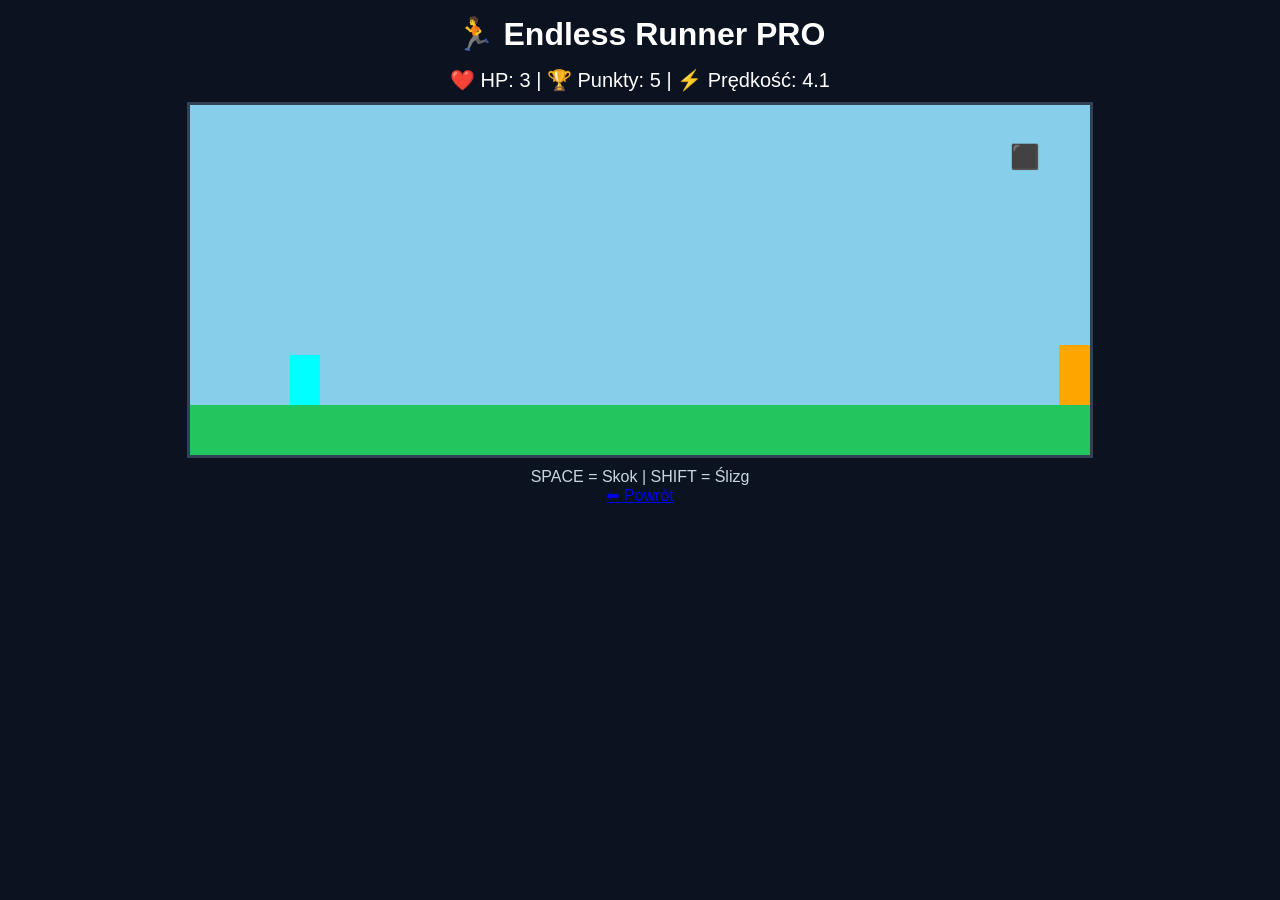
<file: runner.html>
<!DOCTYPE html>
<html lang="pl">
<head>
<meta charset="UTF-8">
<meta name="viewport" content="width=device-width, initial-scale=1.0">
<title>🏃 Runner PRO</title>

<style>
body{
    margin:0;
    background:#0b1220;
    color:white;
    font-family:Arial,sans-serif;
    text-align:center;
}

h1{
    margin:15px;
}

#ui{
    font-size:20px;
    margin-bottom:10px;
}

canvas{
    display:block;
    margin:auto;
    border:3px solid #334155;
    background:#87ceeb;
}

.info{
    margin-top:10px;
    color:#cbd5e1;
}
</style>
</head>
<body>

<h1>🏃 Endless Runner PRO</h1>

<div id="ui">
❤️ HP: <span id="hp">3</span>
|
🏆 Punkty: <span id="score">0</span>
|
⚡ Prędkość: <span id="speed">4</span>
</div>

<canvas id="game" width="900" height="350"></canvas>

<div class="info">
SPACE = Skok | SHIFT = Ślizg
</div>

<script>

const canvas = document.getElementById("game");
const ctx = canvas.getContext("2d");

let hp = 3;
let score = 0;
let speed = 4;

const player = {
    x:100,
    y:250,
    width:30,
    height:50,
    velocityY:0,
    grounded:true,
    sliding:false
};

const obstacles = [];

function updateUI(){
    document.getElementById("hp").textContent = hp;
    document.getElementById("score").textContent = Math.floor(score);
    document.getElementById("speed").textContent = speed.toFixed(1);
}

function jump(){

    if(player.grounded){

        player.velocityY = -13;
        player.grounded = false;

    }
}

function slide(){

    if(player.sliding) return;

    player.sliding = true;

    setTimeout(()=>{
        player.sliding = false;
    },600);
}

document.addEventListener("keydown",(e)=>{

    if(e.code==="Space"){
        jump();
    }

    if(e.code==="ShiftLeft" || e.code==="ShiftRight"){
        slide();
    }

});

function spawnObstacle(){

    const rand = Math.random();

    let type = "block";

    if(rand > 0.7) type = "spike";
    if(rand > 0.9) type = "pit";

    obstacles.push({
        x: canvas.width + 50,
        type: type
    });
}

setInterval(spawnObstacle,1400);

function hitPlayer(){

    hp--;

    updateUI();

    if(hp <= 0){

        alert(
            "💀 Koniec gry!\n\nWynik: "
            + Math.floor(score)
        );

        location.reload();
    }
}

function update(){

    score += 0.1;
    speed += 0.001;

    player.velocityY += 0.65;
    player.y += player.velocityY;

    if(player.y >= 250){

        player.y = 250;
        player.velocityY = 0;
        player.grounded = true;

    }

    for(let i = obstacles.length-1; i >= 0; i--){

        const o = obstacles[i];

        o.x -= speed;

        const near =
            o.x < player.x + player.width &&
            o.x + 40 > player.x;

        if(o.type === "block"){

            if(
                near &&
                !player.sliding
            ){
                hitPlayer();
                obstacles.splice(i,1);
                continue;
            }
        }

        if(o.type === "spike"){

            if(
                near &&
                player.y > 220
            ){
                hitPlayer();
                obstacles.splice(i,1);
                continue;
            }
        }

        if(o.type === "pit"){

            if(
                near &&
                player.y >= 250
            ){
                hitPlayer();
                obstacles.splice(i,1);
                continue;
            }
        }

        if(o.x < -100){
            obstacles.splice(i,1);
        }
    }

    updateUI();
}

function draw(){

    ctx.clearRect(
        0,
        0,
        canvas.width,
        canvas.height
    );

    // niebo
    ctx.fillStyle = "#87ceeb";
    ctx.fillRect(
        0,
        0,
        canvas.width,
        canvas.height
    );

    // ziemia
    ctx.fillStyle = "#22c55e";
    ctx.fillRect(
        0,
        300,
        canvas.width,
        50
    );

    // przeszkody
    for(const o of obstacles){

        if(o.type==="block"){

            ctx.fillStyle="orange";

            ctx.fillRect(
                o.x,
                240,
                40,
                60
            );
        }

        else if(o.type==="spike"){

            ctx.fillStyle="red";

            ctx.beginPath();
            ctx.moveTo(o.x,300);
            ctx.lineTo(o.x+20,250);
            ctx.lineTo(o.x+40,300);
            ctx.fill();
        }

        else if(o.type==="pit"){

            ctx.fillStyle="black";

            ctx.fillRect(
                o.x,
                300,
                60,
                50
            );
        }

        // ostrzeżenie
        if(o.x > 750){

            ctx.fillStyle="yellow";
            ctx.font="24px Arial";

            if(o.type==="block")
                ctx.fillText("⬛",820,60);

            if(o.type==="spike")
                ctx.fillText("🔺",820,60);

            if(o.type==="pit")
                ctx.fillText("🕳️",820,60);
        }
    }

    // gracz
    ctx.fillStyle="cyan";

    if(player.sliding){

        ctx.fillRect(
            player.x,
            player.y+25,
            50,
            25
        );

    }else{

        ctx.fillRect(
            player.x,
            player.y,
            player.width,
            player.height
        );
    }
}

function gameLoop(){

    update();
    draw();

    requestAnimationFrame(
        gameLoop
    );
}

updateUI();
gameLoop();

</script>
<a href="przegladarkowe.html">⬅ Powrót</a>
</body>
</html>
</file>
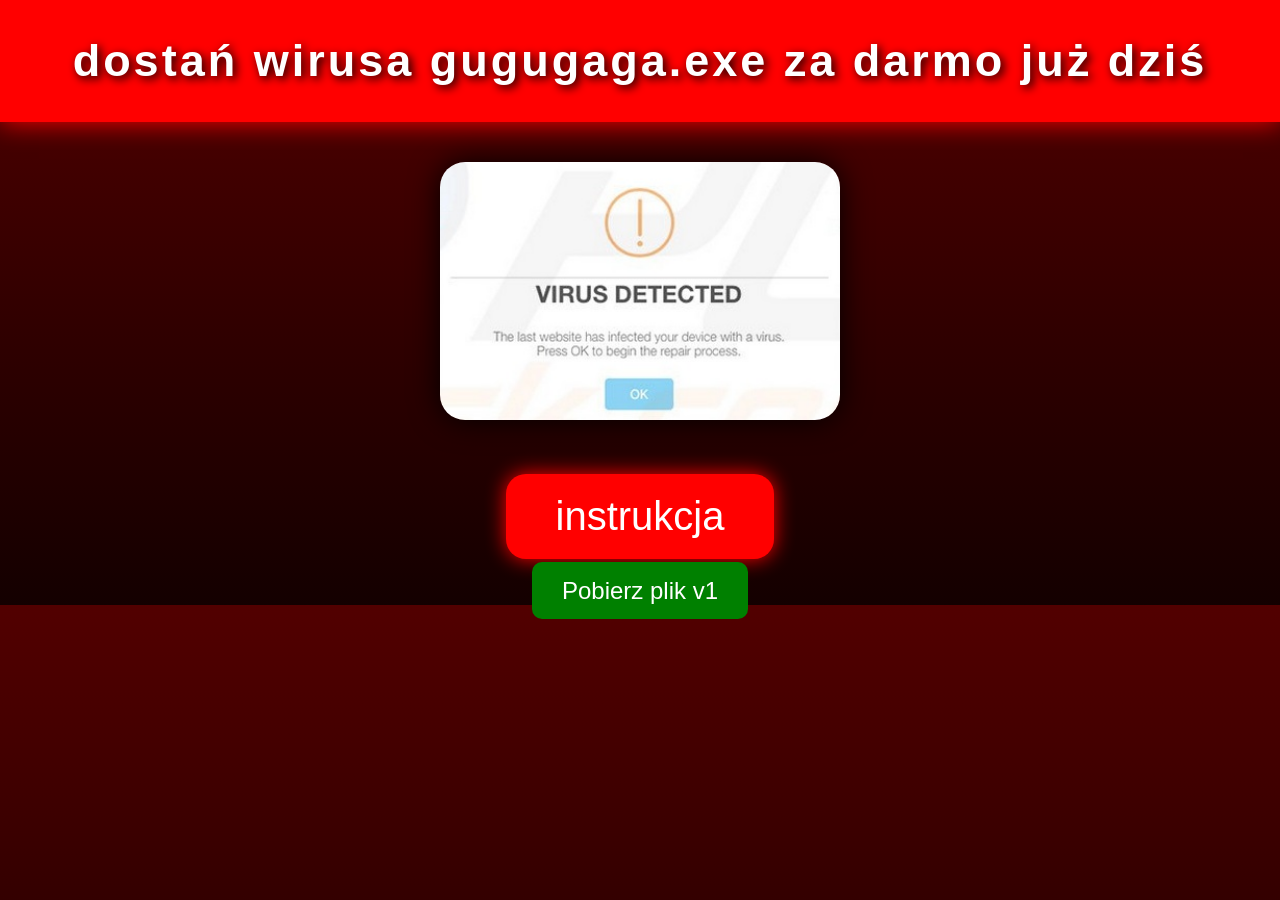
<file: strona1.html>
<!DOCTYPE html>
<html lang="pl">
<head>
    <meta charset="UTF-8">
    <title>Wirus gugugaga.exe</title>

    <style>

        body{
            margin: 0;
            background: linear-gradient(to bottom, rgb(82,0,0), rgb(20,0,0));
            font-family: Arial, Helvetica, sans-serif;
            color: white;
            text-align: center;
        }

        #naglowek{
            background-color: rgb(255, 0, 0);
            padding: 35px;
            box-shadow: 0px 0px 25px red;
        }

        #naglowek h1{
            margin: 0;
            font-size: 45px;
            letter-spacing: 3px;
            color: white;
            text-shadow: 3px 3px 10px black;
        }
        
        #download{
            text-align: center;
            background: green;
            color: white;
            padding: 15px 30px;
            text-decoration: none;
            border-radius: 10px;
            font-size: 24px;


        }

        #WirusZdjencie{
            margin-top: 40px;
        }

        #img{
            width: 400px;
            border-radius: 25px;
            box-shadow: 0px 0px 30px black;
            transition: 0.3s;
            cursor: pointer;
        }

        #img:hover{
            transform: scale(1.05);
        }

        /* fullscreen */
        #img.full{
            position: fixed;
            top: 0;
            left: 0;
            width: 100vw;
            height: 100vh;
            object-fit: contain;
            background: black;
            z-index: 9999;
            transform: none;
        }

        #instrukcja{
            margin-top: 50px;
        }

        #instr{
            font-size: 40px;
            background: red;
            color: white;
            text-decoration: none;
            padding: 20px 50px;
            border-radius: 20px;
            box-shadow: 0px 0px 20px red;
            transition: 0.3s;
            display: inline-block;
        }

        #instr:hover{
            background: rgb(255, 80, 80);
            transform: scale(1.1);
        }

    </style>

</head>
<body>

    </a>
    <div id="naglowek"> 
        <h1>
            dostań wirusa gugugaga.exe za darmo już dziś
        </h1>
    </div>

    <div id="WirusZdjencie">
        <img src="WirusZdjencie.jpg" id="img" onclick="toggleFull()">
    </div>
    <div id="instrukcja">

        <a href="strona2.html" id="instr">
            instrukcja
        </a>

    <br><br>

        <a href="https://drive.google.com/uc?export=download&id=1CSnmyHx0L7EQYfaDyia6R7ZKcRsfln4k" download id="download">
            Pobierz plik v1
        </a>

    </div>
    
    <script>
        function toggleFull(){
            document.getElementById("img").classList.toggle("full");
        }
    </script>

</body>
</html>
</file>
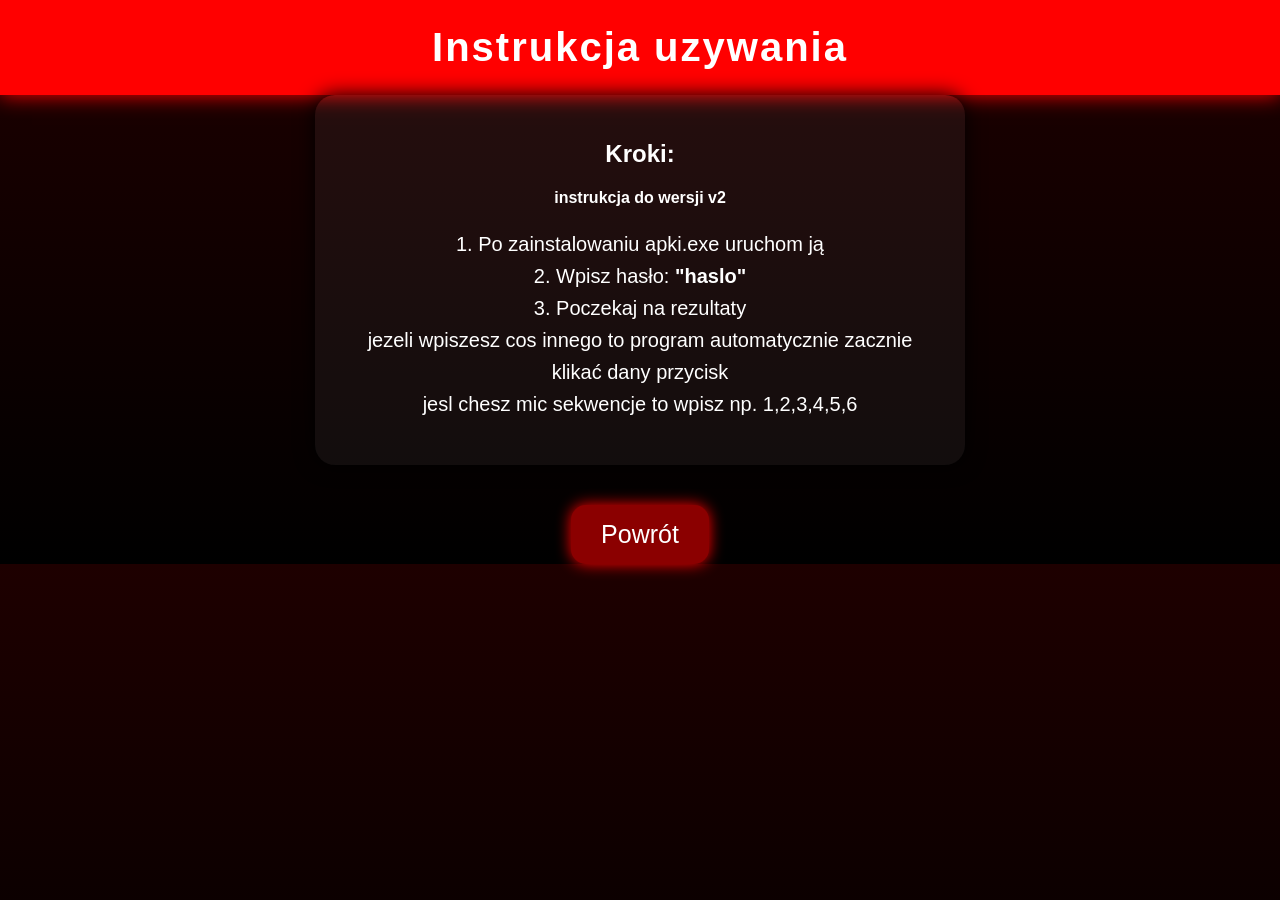
<file: strona2.html>
<!DOCTYPE html>
<html lang="pl">
<head>
    <meta charset="UTF-8">
    <title>Instrukcja</title>

    <style>
        body{
            margin:0;
            font-family: Arial, Helvetica, sans-serif;
            background: linear-gradient(to bottom, rgb(30,0,0), rgb(0,0,0));
            color: white;
            text-align: center;
        }

        #top{
            background: red;
            padding: 25px;
            box-shadow: 0 0 20px red;
        }

        #top h1{
            margin: 0;
            font-size: 40px;
            letter-spacing: 2px;
        }

        #content{
            margin-top: 60px;
            padding: 20px;
        }

        .box{
            background: rgba(255,255,255,0.05);
            display: inline-block;
            padding: 25px;
            border-radius: 20px;
            box-shadow: 0 0 20px black;
            max-width: 600px;
        }

        #back{
            display: inline-block;
            margin-top: 40px;
            padding: 15px 30px;
            font-size: 25px;
            background: darkred;
            color: white;
            text-decoration: none;
            border-radius: 15px;
            box-shadow: 0 0 15px red;
            transition: 0.3s;
        }

        #back:hover{
            transform: scale(1.1);
            background: red;
        }

        p{
            font-size: 20px;
            line-height: 1.6;
        }

    </style>

</head>
<body>

    <div id="top">
        <h1>Instrukcja uzywania</h1>
    </div>

        <div class="box">
            <h2>Kroki:</h2>
            

            <h4>instrukcja do wersji v2</h4>
            <p>
                
                1. Po zainstalowaniu apki.exe uruchom ją<br>
                2. Wpisz hasło: <b>"haslo"</b><br>
                3. Poczekaj na rezultaty <br>
                jezeli wpiszesz cos innego to program automatycznie zacznie klikać dany przycisk <br>
                jesl chesz mic sekwencje to wpisz np. 1,2,3,4,5,6
            </p>

        </div>

        <br>

        <a href="strona1.html" id="back">Powrót</a>
    </div>

</body>
</html>
</file>
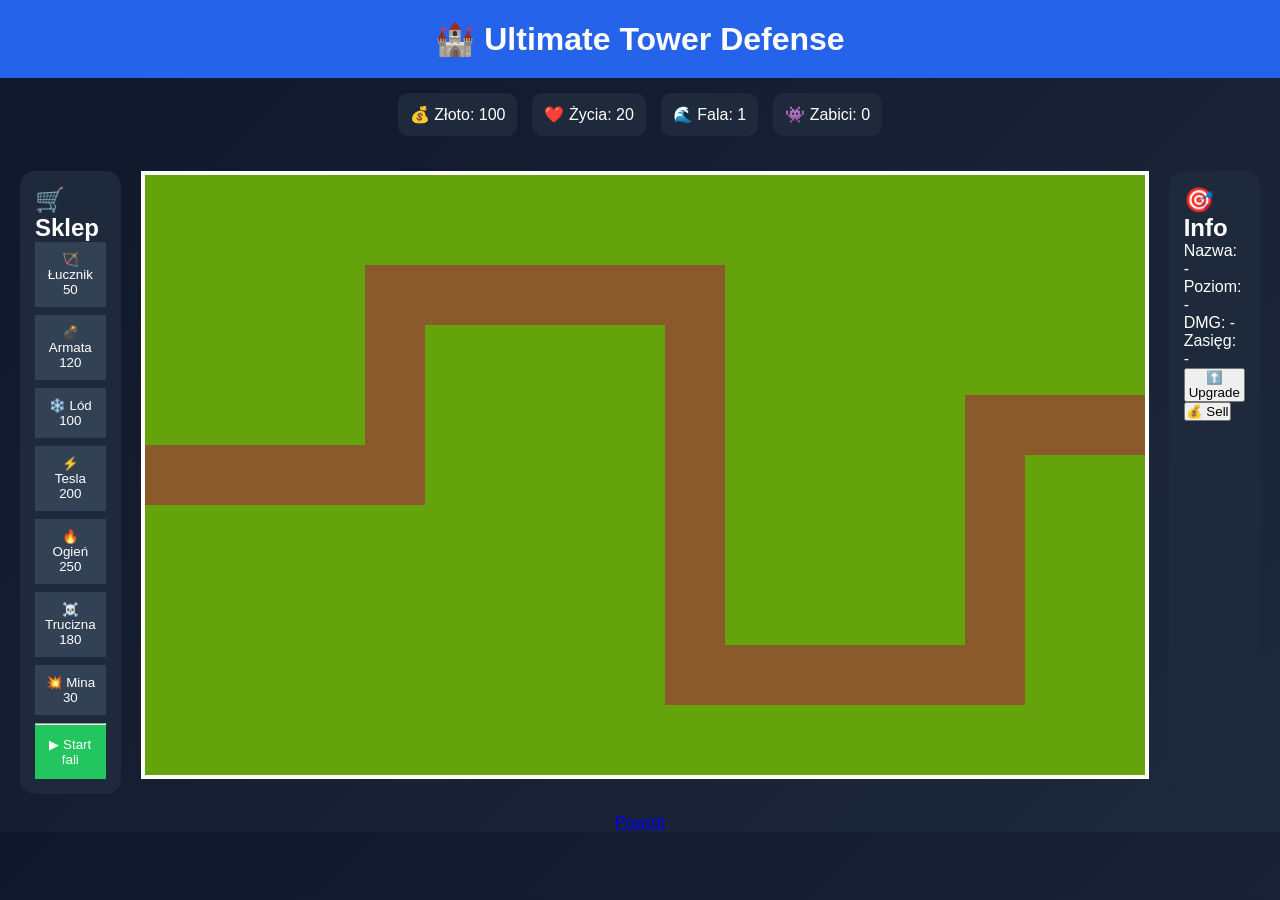
<file: towerdefense.html>
<!DOCTYPE html>
<html lang="pl">
<head>
    <meta charset="UTF-8">
    <meta name="viewport" content="width=device-width, initial-scale=1.0">
    <title>Tower Defense</title>
    <link rel="stylesheet" href="towerdefense.css">
</head>
<body>

<header>
    <h1>🏰 Ultimate Tower Defense</h1>
</header>

<div id="topBar">
    <div class="stat">💰 Złoto: <span id="gold">100</span></div>
    <div class="stat">❤️ Życia: <span id="hp">20</span></div>
    <div class="stat">🌊 Fala: <span id="wave">1</span></div>
    <div class="stat">👾 Zabici: <span id="kills">0</span></div>
</div>

<div id="mainLayout">

    <aside id="shop">
        <h2>🛒 Sklep</h2>

        <button class="shopBtn" data-type="archer">🏹 Łucznik<br>50</button>
        <button class="shopBtn" data-type="cannon">💣 Armata<br>120</button>
        <button class="shopBtn" data-type="ice">❄️ Lód<br>100</button>
        <button class="shopBtn" data-type="tesla">⚡ Tesla<br>200</button>
        <button class="shopBtn" data-type="fire">🔥 Ogień<br>250</button>
        <button class="shopBtn" data-type="poison">☠️ Trucizna<br>180</button>
        <button class="shopBtn" data-type="mine">💥 Mina<br>30</button>

        <hr>
        <button id="startWave">▶ Start fali</button>
    </aside>

    <main id="gameArea">
        <canvas id="gameCanvas" width="1000" height="600"></canvas>
    </main>

    <aside id="towerPanel">
        <h2>🎯 Info</h2>

        <p>Nazwa: <span id="towerName">-</span></p>
        <p>Poziom: <span id="towerLevel">-</span></p>
        <p>DMG: <span id="towerDamage">-</span></p>
        <p>Zasięg: <span id="towerRange">-</span></p>

        <button id="upgradeBtn">⬆️ Upgrade</button>
        <button id="sellBtn">💰 Sell</button>
    </aside>
    
</div>
<a href="przegladarkowe.html" class="link">Powrót</a>
<script src="towerdefense.js"></script>
</body>
</html>
</file>
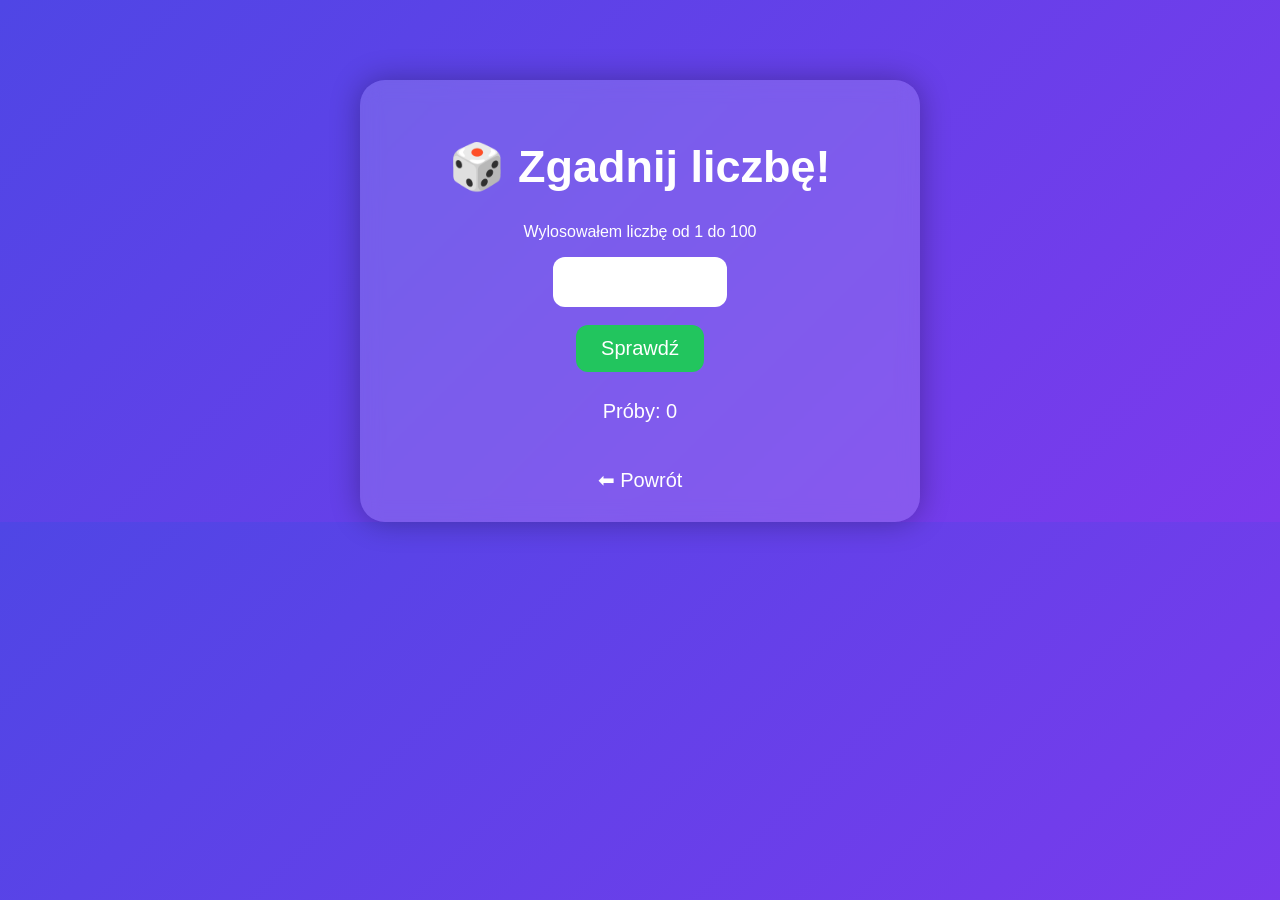
<file: zgadywanka.html>
<!DOCTYPE html>
<html lang="pl">
<head>
<meta charset="UTF-8">
<title>Zgadywanka</title>

<style>
body{
    margin:0;
    font-family:Arial, sans-serif;
    background:linear-gradient(135deg,#4f46e5,#7c3aed);
    color:white;
    text-align:center;
}

.container{
    margin-top:80px;
    background:rgba(255,255,255,0.15);
    width:500px;
    margin-left:auto;
    margin-right:auto;
    padding:30px;
    border-radius:25px;
    backdrop-filter:blur(10px);
    box-shadow:0 0 30px rgba(0,0,0,0.3);
}

h1{
    font-size:45px;
}

input{
    width:150px;
    padding:12px;
    font-size:22px;
    text-align:center;
    border:none;
    border-radius:12px;
}

button{
    padding:12px 25px;
    font-size:20px;
    border:none;
    border-radius:12px;
    background:#22c55e;
    color:white;
    cursor:pointer;
    transition:0.3s;
}

button:hover{
    transform:scale(1.1);
}

#wynik{
    margin-top:20px;
    font-size:28px;
    font-weight:bold;
}

#proby{
    margin-top:10px;
    font-size:20px;
}

.powrot{
    display:inline-block;
    margin-top:25px;
    color:white;
    text-decoration:none;
    font-size:20px;
}

.powrot:hover{
    text-decoration:underline;
}
</style>

</head>
<body>

<div class="container">

    <h1>🎲 Zgadnij liczbę!</h1>

    <p>Wylosowałem liczbę od 1 do 100</p>

    <input id="liczba" type="number" min="1" max="100">

    <br><br>

    <button onclick="sprawdz()">
        Sprawdź
    </button>

    <p id="wynik"></p>

    <p id="proby">
        Próby: 0
    </p>

    <a href="przegladarkowe.html" class="powrot">
        ⬅ Powrót
    </a>

</div>

<script>

let sekret = Math.floor(Math.random()*100)+1;
let proby = 0;

function sprawdz(){

    let liczba = Number(
        document.getElementById("liczba").value
    );

    proby++;

    document.getElementById("proby").innerText =
        "Próby: " + proby;

    if(liczba < sekret){

        wynik.innerHTML = "📉 Za mało!";

    }
    else if(liczba > sekret){

        wynik.innerHTML = "📈 Za dużo!";

    }
    else{

        wynik.innerHTML =
        "🎉 Wygrałeś w " + proby + " próbach!";

        document.body.style.background =
        "linear-gradient(135deg,#16a34a,#22c55e)";
    }
}

</script>

</body>
</html>
</file>
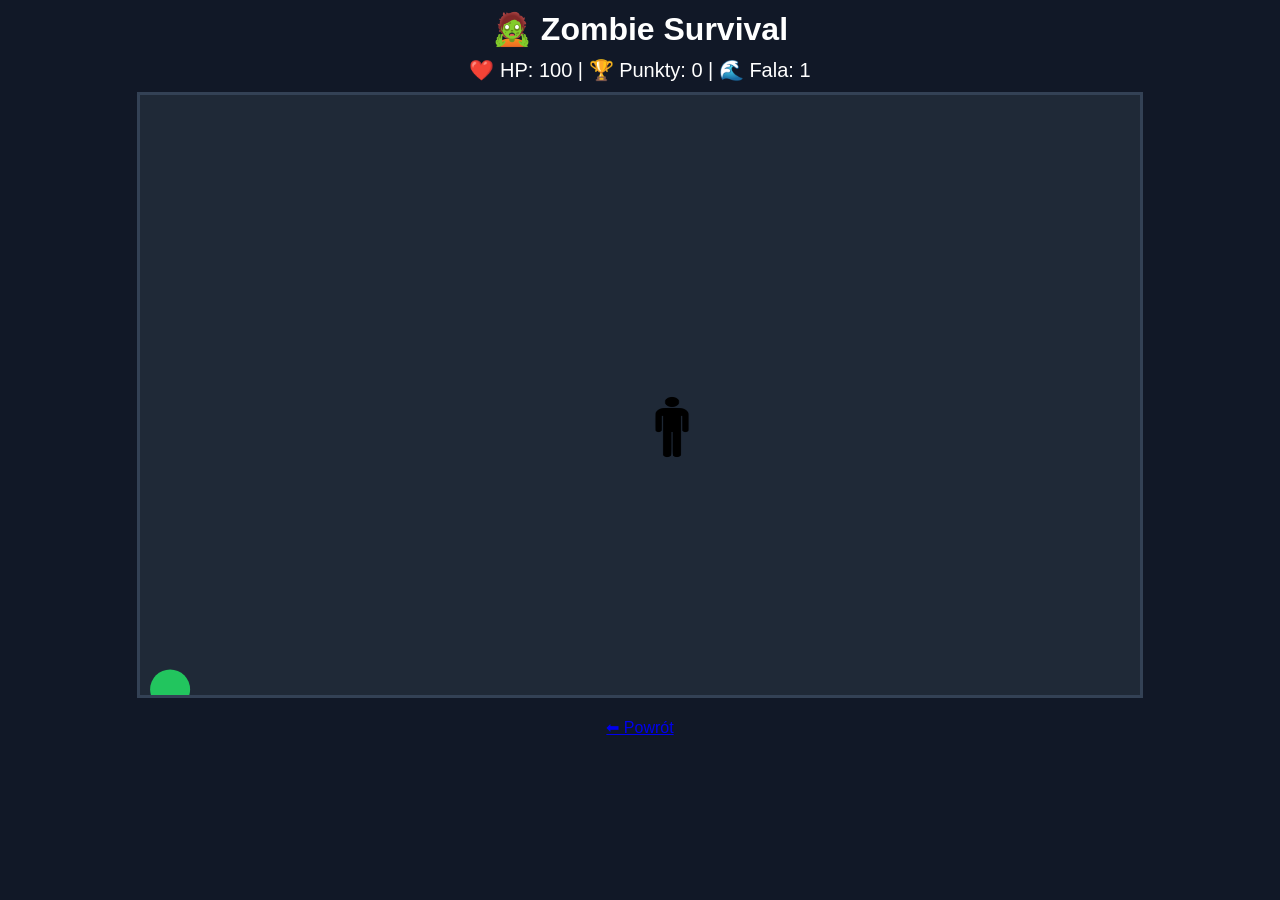
<file: zombie.html>
<!DOCTYPE html>
<html lang="pl">
<head>
<meta charset="UTF-8">
<meta name="viewport" content="width=device-width, initial-scale=1.0">
<title>🧟 Zombie Survival</title>

<style>
body{
    margin:0;
    background:#111827;
    color:white;
    font-family:Arial,sans-serif;
    text-align:center;
}

h1{
    margin:10px;
}

#ui{
    margin-bottom:10px;
    font-size:20px;
}

canvas{
    border:3px solid #334155;
    background:#1f2937;
}
</style>
</head>
<body>

<h1>🧟 Zombie Survival</h1>

<div id="ui">
❤️ HP: <span id="hp">100</span>
 |
🏆 Punkty: <span id="score">0</span>
 |
🌊 Fala: <span id="wave">1</span>
</div>

<canvas id="game" width="1000" height="600"></canvas>

<script>

const canvas = document.getElementById("game");
const ctx = canvas.getContext("2d");

const playerImg = new Image();
playerImg.src = "ludzik.png";

const keys = {};

let score = 0;
let wave = 1;

let mouseX = 0;
let mouseY = 0;

let canShoot = true;

const bullets = [];
const zombies = [];

const player = {
    x:500,
    y:300,
    width:64,
    height:64,
    speed:4,
    hp:100
};

// ===== STEROWANIE =====

document.addEventListener("keydown",e=>{
    keys[e.key.toLowerCase()] = true;
});

document.addEventListener("keyup",e=>{
    keys[e.key.toLowerCase()] = false;
});

canvas.addEventListener("mousemove",e=>{
    mouseX = e.offsetX;
    mouseY = e.offsetY;
});

// ===== STRZELANIE =====

canvas.addEventListener("click",shoot);

function shoot(){

    if(!canShoot) return;

    canShoot = false;

    setTimeout(()=>{
        canShoot = true;
    },500);

    const startX = player.x + player.width/2;
    const startY = player.y + player.height/2;

    const dx = mouseX - startX;
    const dy = mouseY - startY;

    const dist = Math.hypot(dx,dy);

    bullets.push({
        x:startX,
        y:startY,
        vx:(dx/dist)*10,
        vy:(dy/dist)*10,
        damage:25
    });
}

// ===== ZOMBIE =====

function spawnZombie(){

    let side = Math.floor(Math.random()*4);

    let x,y;

    if(side===0){
        x=0;
        y=Math.random()*600;
    }
    else if(side===1){
        x=1000;
        y=Math.random()*600;
    }
    else if(side===2){
        x=Math.random()*1000;
        y=0;
    }
    else{
        x=Math.random()*1000;
        y=600;
    }

    zombies.push({
        x,
        y,
        hp:1,
        speed:1 + wave*0.05,
        size:40
    });
}

setInterval(spawnZombie,1200);

// ===== UPDATE =====

function updatePlayer(){

    if(keys["w"]) player.y -= player.speed;
    if(keys["s"]) player.y += player.speed;
    if(keys["a"]) player.x -= player.speed;
    if(keys["d"]) player.x += player.speed;

    player.x = Math.max(
        0,
        Math.min(
            canvas.width-player.width,
            player.x
        )
    );

    player.y = Math.max(
        0,
        Math.min(
            canvas.height-player.height,
            player.y
        )
    );
}

function updateZombies(){

    for(let i=zombies.length-1;i>=0;i--){

        const z = zombies[i];

        const dx = player.x - z.x;
        const dy = player.y - z.y;

        const dist = Math.hypot(dx,dy);

        z.x += (dx/dist)*z.speed;
        z.y += (dy/dist)*z.speed;

        if(dist < 40){

            player.hp -= 0.15;

            if(player.hp <= 0){

                alert(
                    "💀 Przegrałeś!\n\nWynik: "
                    + score
                );

                location.reload();
            }
        }
    }
}

function updateBullets(){

    for(let i=bullets.length-1;i>=0;i--){

        const b = bullets[i];

        b.x += b.vx;
        b.y += b.vy;

        let remove = false;

        for(let j=zombies.length-1;j>=0;j--){

            const z = zombies[j];

            const dist = Math.hypot(
                b.x-z.x,
                b.y-z.y
            );

            if(dist < 25){

                z.hp -= b.damage;

                remove = true;

                if(z.hp <= 0){

                    zombies.splice(j,1);

                    score++;

                    if(score % 10 === 0){

                        wave++;

                    }
                }

                break;
            }
        }

        if(
            remove ||
            b.x < 0 ||
            b.y < 0 ||
            b.x > canvas.width ||
            b.y > canvas.height
        ){
            bullets.splice(i,1);
        }
    }
}

// ===== RYSOWANIE =====

function draw(){

    ctx.clearRect(
        0,
        0,
        canvas.width,
        canvas.height
    );

    // gracz

    if(playerImg.complete){

        ctx.drawImage(
            playerImg,
            player.x,
            player.y,
            player.width,
            player.height
        );

    }else{

        ctx.fillStyle="cyan";

        ctx.fillRect(
            player.x,
            player.y,
            player.width,
            player.height
        );
    }

    // zombie

    for(const z of zombies){

        ctx.fillStyle="#22c55e";

        ctx.beginPath();

        ctx.arc(
            z.x,
            z.y,
            z.size/2,
            0,
            Math.PI*2
        );

        ctx.fill();
    }

    // pociski

    ctx.fillStyle="yellow";

    for(const b of bullets){

        ctx.beginPath();

        ctx.arc(
            b.x,
            b.y,
            5,
            0,
            Math.PI*2
        );

        ctx.fill();
    }
}

function updateUI(){

    document.getElementById("hp")
        .textContent =
        Math.floor(player.hp);

    document.getElementById("score")
        .textContent =
        score;

    document.getElementById("wave")
        .textContent =
        wave;
}

function gameLoop(){

    updatePlayer();
    updateZombies();
    updateBullets();

    draw();
    updateUI();

    requestAnimationFrame(gameLoop);
}

gameLoop();

</script>
<p></p>
<a href="przegladarkowe.html">⬅ Powrót</a>
</body>
</html>
</file>
<file: style.css>
/* Styl pod czytniki e-ink: czarno-biało, bez animacji, duże przyciski */
* { box-sizing: border-box; }

html, body {
  margin: 0;
  padding: 0;
  background: #fff;
  color: #000;
  font-family: Georgia, "Times New Roman", serif;
}

a { color: #000; }

/* ---------- Menu główne ---------- */
.menu {
  max-width: 700px;
  margin: 0 auto;
  padding: 20px 16px;
}

.menu h1 {
  font-size: 32px;
  text-align: center;
  border-bottom: 3px solid #000;
  padding-bottom: 10px;
}

.pozycja {
  display: block;
  border: 2px solid #000;
  padding: 16px;
  margin: 16px 0;
  text-decoration: none;
}

.pozycja .tytul { font-size: 24px; font-weight: bold; }
.pozycja .opis { font-size: 18px; margin-top: 6px; }
.pozycja .postep { font-size: 16px; margin-top: 8px; font-style: italic; }

/* ---------- Czytnik ---------- */
.gora, .dol {
  position: fixed;
  left: 0;
  right: 0;
  background: #fff;
  padding: 8px 12px;
}

.gora {
  top: 0;
  height: 56px;
  border-bottom: 2px solid #000;
}

.dol {
  bottom: 0;
  height: 72px;
  border-top: 2px solid #000;
  text-align: center;
}

.gora .tytul-ksiazki {
  font-size: 18px;
  font-weight: bold;
  line-height: 38px;
  white-space: nowrap;
  overflow: hidden;
  text-overflow: ellipsis;
  margin: 0 210px 0 90px;
  text-align: center;
}

.gora .lewo { position: absolute; left: 8px; top: 8px; }
.gora .prawo { position: absolute; right: 8px; top: 8px; }

button, .przycisk {
  font-family: inherit;
  font-size: 18px;
  background: #fff;
  color: #000;
  border: 2px solid #000;
  padding: 6px 12px;
  text-decoration: none;
  display: inline-block;
  cursor: pointer;
}

button:active, .przycisk:active { background: #000; color: #fff; }

button[disabled] { border-style: dashed; color: #888; }

.dol button {
  font-size: 22px;
  font-weight: bold;
  width: 30%;
  height: 54px;
}

.dol .numer {
  display: inline-block;
  width: 30%;
  font-size: 18px;
  vertical-align: middle;
}

.kartka {
  position: fixed;
  top: 56px;
  bottom: 72px;
  left: 0;
  right: 0;
  overflow: hidden;
  padding: 16px 20px;
}

#strona {
  max-width: 750px;
  margin: 0 auto;
  height: 100%;
  overflow: hidden;
  line-height: 1.5;
  text-align: justify;
}

#strona p { margin: 0 0 0.6em 0; text-indent: 1.5em; }
#strona h2 { text-align: center; margin: 0 0 0.8em 0; }

/* Komiks: obrazek + podpis */
#strona.komiks { text-align: center; }
#strona.komiks svg, #strona.komiks img {
  max-width: 100%;
  max-height: 80%;
  border: 3px solid #000;
}
#strona.komiks .dymek {
  font-size: 1.1em;
  margin-top: 10px;
  text-indent: 0;
}

/* Spis treści */
#strona.spis { overflow-y: auto; text-align: left; }
.rozdzial-link {
  display: block;
  border-bottom: 1px solid #000;
  padding: 12px 4px;
  text-decoration: none;
}
.rozdzial-link.obecny { font-weight: bold; }
.rozdzial-link.obecny:before { content: "\25B6  "; }

/* Wąski ekran: chowamy tytuł w górnym pasku */
@media (max-width: 520px) {
  .gora .tytul-ksiazki { display: none; }
  .dol .numer { font-size: 15px; }
}
</file>
<file: style2.css>
body{
    margin:0;
    font-family:Arial;
    background:#050914;
    color:white;
    text-align:center;
}

h1{
    color:#38bdf8;
}

canvas{
    display:block;
    margin:auto;
    background:#0b1220;
    border:2px solid #334155;
}

button{
    padding:10px 15px;
    margin:5px;
    border-radius:10px;
    border:none;
    cursor:pointer;
}
</file>
<file: style3.css>
body{
    margin:0;
    background:black;
    color:white;
    font-family:Arial;
    text-align:center;
}

canvas{
    display:block;
    margin:auto;
    background:url("https://i.imgur.com/8QfQw7L.jpg");
    background-size:cover;
    border:2px solid #333;
}

#ui{
    position:absolute;
    top:5px;
    left:10px;
    font-size:18px;
}
</file>
<file: towerdefense.css>
*{margin:0;padding:0;box-sizing:border-box;}

body{
    background:linear-gradient(135deg,#0f172a,#1e293b);
    color:white;
    font-family:Arial;
}

header{
    text-align:center;
    padding:20px;
    background:#2563eb;
}

#topBar{
    display:flex;
    justify-content:center;
    gap:15px;
    padding:15px;
}

.stat{
    background:#1e293b;
    padding:12px;
    border-radius:10px;
}

#mainLayout{
    display:flex;
    justify-content:center;
    gap:20px;
    padding:20px;
}

#shop,#towerPanel{
    width:240px;
    background:#1e293b;
    padding:15px;
    border-radius:15px;
}

.shopBtn{
    width:100%;
    margin-bottom:8px;
    padding:10px;
    border:none;
    background:#334155;
    color:white;
    cursor:pointer;
}

.shopBtn:hover{background:#475569;}

#startWave{
    width:100%;
    padding:12px;
    background:#22c55e;
    border:none;
    color:white;
    cursor:pointer;
}

.link{
    display: flex;
    justify-content: center; /* poziomo */
    align-items: center;     /* pionowo */
}

#gameCanvas{
    background:#65a30d;
    border:4px solid white;
}
</file>
